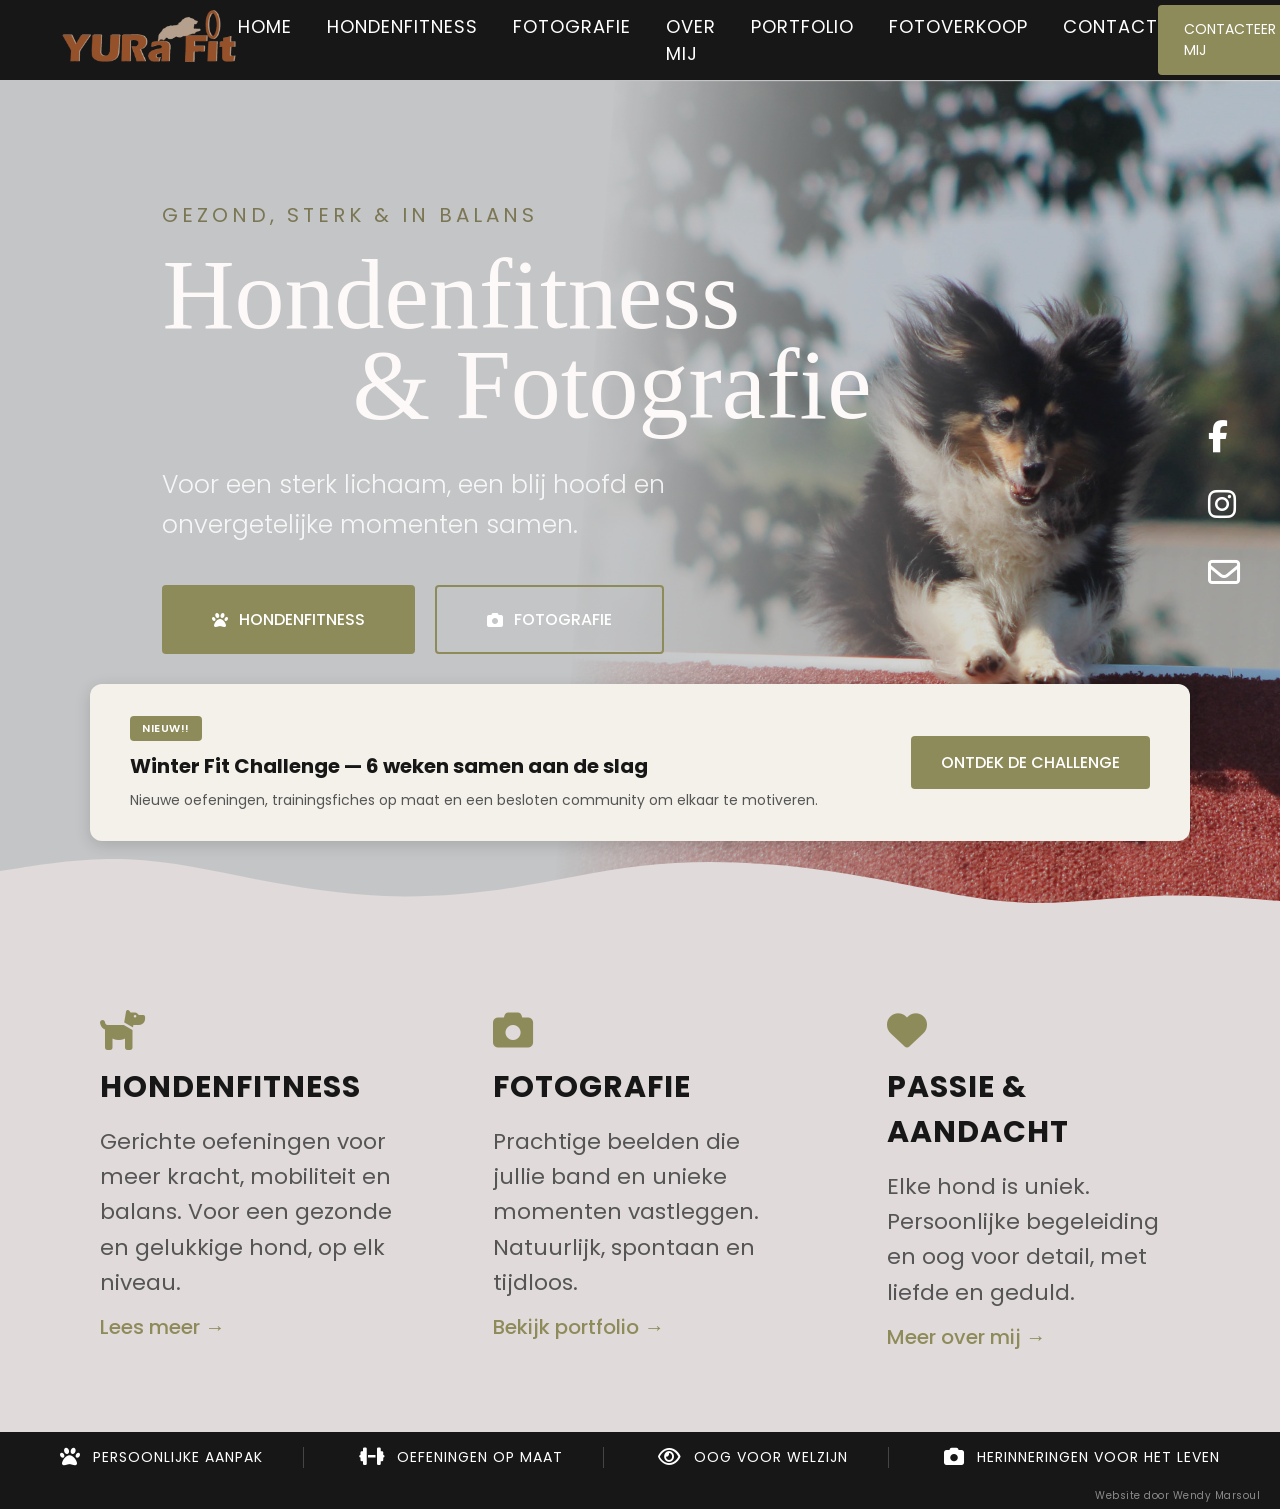
<file: index.html>
<!DOCTYPE html>
<html lang="nl-BE">
    <head>
        <link rel="canonical" href="https://www.yurafit.be/">
        <meta charset="UTF-8">
        <meta name="viewport" content="width=device-width, initial-scale=1.0">
        <title>YURa Fit</title>
        <meta name="description" content="YURa Fit biedt hondenfitness en hondenfotografie in Jeuk. Gerichte oefeningen voor een sterke, gezonde hond en unieke fotoshoots die jullie band vastleggen.">
        <meta property="og:title" content="YURa Fit - Hondenfitness & Fotografie">
        <meta property="og:description" content="Gerichte oefeningen voor een sterke, gezonde hond en unieke fotoshoots die jullie band vastleggen.">
        <meta property="og:image" content="https://www.yurafit.be/images/logo.png">
        <meta property="og:url" content="https://www.yurafit.be/">
        <meta property="og:type" content="website">
        <meta name="google-site-verification" content="JeFOUEMI4DxYwuW99Ffau11u6Cs1Gw92V0Bd8G1tP6U" />
        <script type="application/ld+json">
            {
            "@context": "https://schema.org",
            "@type": "LocalBusiness",
            "name": "YURa Fit",
            "image": "https://www.yurafit.be/images/logo.png",
            "url": "https://www.yurafit.be/",
            "telephone": "+32497334769",
            "email": "info@yurafit.be",
            "address": {
                "@type": "PostalAddress",
                "streetAddress": "Groenhof 39",
                "postalCode": "3890",
                "addressLocality": "Jeuk",
                "addressCountry": "BE"
            },
            "openingHoursSpecification": [
                {
                "@type": "OpeningHoursSpecification",
                "dayOfWeek": "Wednesday",
                "opens": "09:00",
                "closes": "19:00"
                },
                {
                "@type": "OpeningHoursSpecification",
                "dayOfWeek": "Friday",
                "opens": "14:00",
                "closes": "19:00"
                },
                {
                "@type": "OpeningHoursSpecification",
                "dayOfWeek": "Saturday",
                "opens": "09:00",
                "closes": "12:00"
                }
            ],
            "description": "YURa Fit biedt hondenfitness en hondenfotografie in Jeuk. Gerichte oefeningen voor een sterke, gezonde hond en unieke fotoshoots die jullie band vastleggen."
            }
        </script>
        
        <!-- Google tag (gtag.js) -->
        <script async src="https://www.googletagmanager.com/gtag/js?id=G-HB450TM296"></script>
        <script>
        window.dataLayer = window.dataLayer || [];
        function gtag(){dataLayer.push(arguments);}
        gtag('js', new Date());

        gtag('config', 'G-HB450TM296');
        </script>

        <link rel="icon" href="favicon.ico">
        <link rel="stylesheet" href="css/style.css">

        <!-- Google Font -->
        <link href="https://fonts.googleapis.com/css2?family=Poppins:wght@300;400;500;600;700&display=swap" rel="stylesheet"> <!--Die regel zorgt ervoor dat je website automatisch het lettertype Poppins van Google gebruikt.-->
        <!--Font Awesome toevoegen-->
        <link rel="stylesheet" href="https://cdnjs.cloudflare.com/ajax/libs/font-awesome/6.7.2/css/all.min.css"> 
    </head>
    <body>
        <header>
            <nav class="navbar"> <!--nav is een html-element het is een semantische HTML-tag-->

                <div class="logo">
                    <img src="images/logo.png" alt="Yurafit Logo">
                </div>

                <ul class="menu">
                    <li><a href="index.html">Home</a></li>
                    <li><a href="hondenfitness.html">Hondenfitness</a></li>
                    <li><a href="fotografie.html">Fotografie</a></li>
                    <li><a href="overmij.html">Over mij</a></li>
                    <li><a href="portfolio.html">Portfolio</a></li>
                    <li><a href="wedstrijdfotos.html">Fotoverkoop</a></li>
                    <li><a href="contact.html">Contact</a></li>
                </ul>

                <a href="contact.html" class="contact-btn">
                    Contacteer mij
                </a>

                <button class="hamburger" id="hamburger" aria-label="Menu openen">
                    <i class="fa-solid fa-bars"></i>
                </button>
            </nav>
        </header>
        <!-- ======================================
            HERO
        ====================================== -->
        <section class="hero">
            <div class="hero-content"> <!--Een container maken voor de tekst-->
                <p class="hero-subtitle">
                    GEZOND, STERK &amp; IN BALANS <!--&amp; is de HTML-code voor het ampersand-teken (&).-->
                </p>

                <h1 class="hero-title"> <!--Grote titel toevoegen-->
                    Hondenfitness <br> <!--br betekent begin op een nieuwe regel-->
                    <span class="hero-line2">&amp; Fotografie</span> <!--span = apart element om de 2 de regel te kunnen verschuiven naar rechts.-->
                </h1>

                <p class="hero-text">
                    Voor een sterk lichaam, een blij hoofd en
                    onvergetelijke momenten samen.
                </p>

                <div class="hero-buttons">
                    <a href="hondenfitness.html" class="btn btn-primary">
                        <i class="fa-solid fa-paw"></i> Hondenfitness
                    </a>
                    <a href="fotografie.html" class="btn btn-secondary">
                        <i class="fa-solid fa-camera"></i> Fotografie
                    </a>
                </div>
            </div>

            <div class="social-icons"> <!--Container voor de social media icoontjes-->
                <a href="https://www.facebook.com/profile.php?id=61557629198032" target="_blank">
                    <i class="fa-brands fa-facebook-f"></i> 
                </a>
                <a href="https://www.instagram.com/wendymarsoul" target="_blank">
                    <i class="fa-brands fa-instagram"></i>
                </a>
                <a href="contact.html">
                    <i class="fa-regular fa-envelope"></i>
                </a>
            </div>

            <div class="challenge-banner">
                <div class="challenge-banner-text">
                    <span class="challenge-banner-badge">Nieuw!!</span>
                    <h3>Winter Fit Challenge — 6 weken samen aan de slag</h3>
                    <p>Nieuwe oefeningen, trainingsfiches op maat en een besloten community om elkaar te motiveren.</p>
                </div>
                <a href="winterfitchallenge.html" class="btn btn-primary">Ontdek de challenge</a>
            </div>

            <div class="wave">
                <svg xmlns="http://www.w3.org/2000/svg"
                    viewBox="0 0 1440 320"
                    preserveAspectRatio="none">
                    <path fill="rgb(224,218,218)"
                        d="M0,128L24,117.3C48,107,96,85,144,90.7C192,96,240,128,288,154.7C336,181,384,203,432,208C480,213,528,203,576,181.3C624,160,672,128,720,112C768,96,816,96,864,106.7C912,117,960,139,1008,165.3C1056,192,1104,224,1152,229.3C1200,235,1248,213,1296,208C1344,203,1392,213,1416,218.7L1440,224L1440,320L0,320Z">
                    </path>
                </svg>
            </div>
        </section>

        <!-- ======================================
            OVER ONS
        ====================================== -->
        <section class="about">
            <div class="about-container">
                <div class="about-item">
                    <i class="fa-solid fa-dog"></i>
                    <h3>Hondenfitness</h3>
                    <p>Gerichte oefeningen voor meer kracht, mobiliteit en balans. Voor een gezonde en gelukkige hond, op elk niveau.</p>
                    <a href="hondenfitness.html">Lees meer &rarr;</a>
                </div>

                <div class="about-item">
                    <i class="fa-solid fa-camera"></i>
                    <h3>Fotografie</h3>
                    <p>Prachtige beelden die jullie band en unieke momenten vastleggen. Natuurlijk, spontaan en tijdloos.</p>
                    <a href="fotografie.html">Bekijk portfolio &rarr;</a>
                </div>

                <div class="about-item">
                    <i class="fa-solid fa-heart"></i>
                    <h3>Passie &amp; aandacht</h3>
                    <p>Elke hond is uniek. Persoonlijke begeleiding en oog voor detail, met liefde en geduld.</p>
                    <a href="overmij.html">Meer over mij &rarr;</a>
                </div>
            </div>
        </section>

        <!-- ======================================
            VOETTEKST
        ====================================== -->
        <section class="info-bar">
            <div class="info-bar-container">

                <div class="info-item">
                    <i class="fa-solid fa-paw"></i>
                    <span>Persoonlijke aanpak</span>
                </div>

                <div class="info-item">
                    <i class="fa-solid fa-dumbbell"></i>
                    <span>Oefeningen op maat</span>
                </div>

                <div class="info-item">
                    <i class="fa-regular fa-eye"></i>
                    <span>Oog voor welzijn</span>
                </div>

                <div class="info-item">
                    <i class="fa-solid fa-camera"></i>
                    <span>Herinneringen voor het leven</span>
                </div>
            </div>
        </section>

        <footer class="credit-footer">
            <p>Website door Wendy Marsoul</p>
        </footer> 

        <script src="js/script.js"></script>
    </body>
</html>
</file>
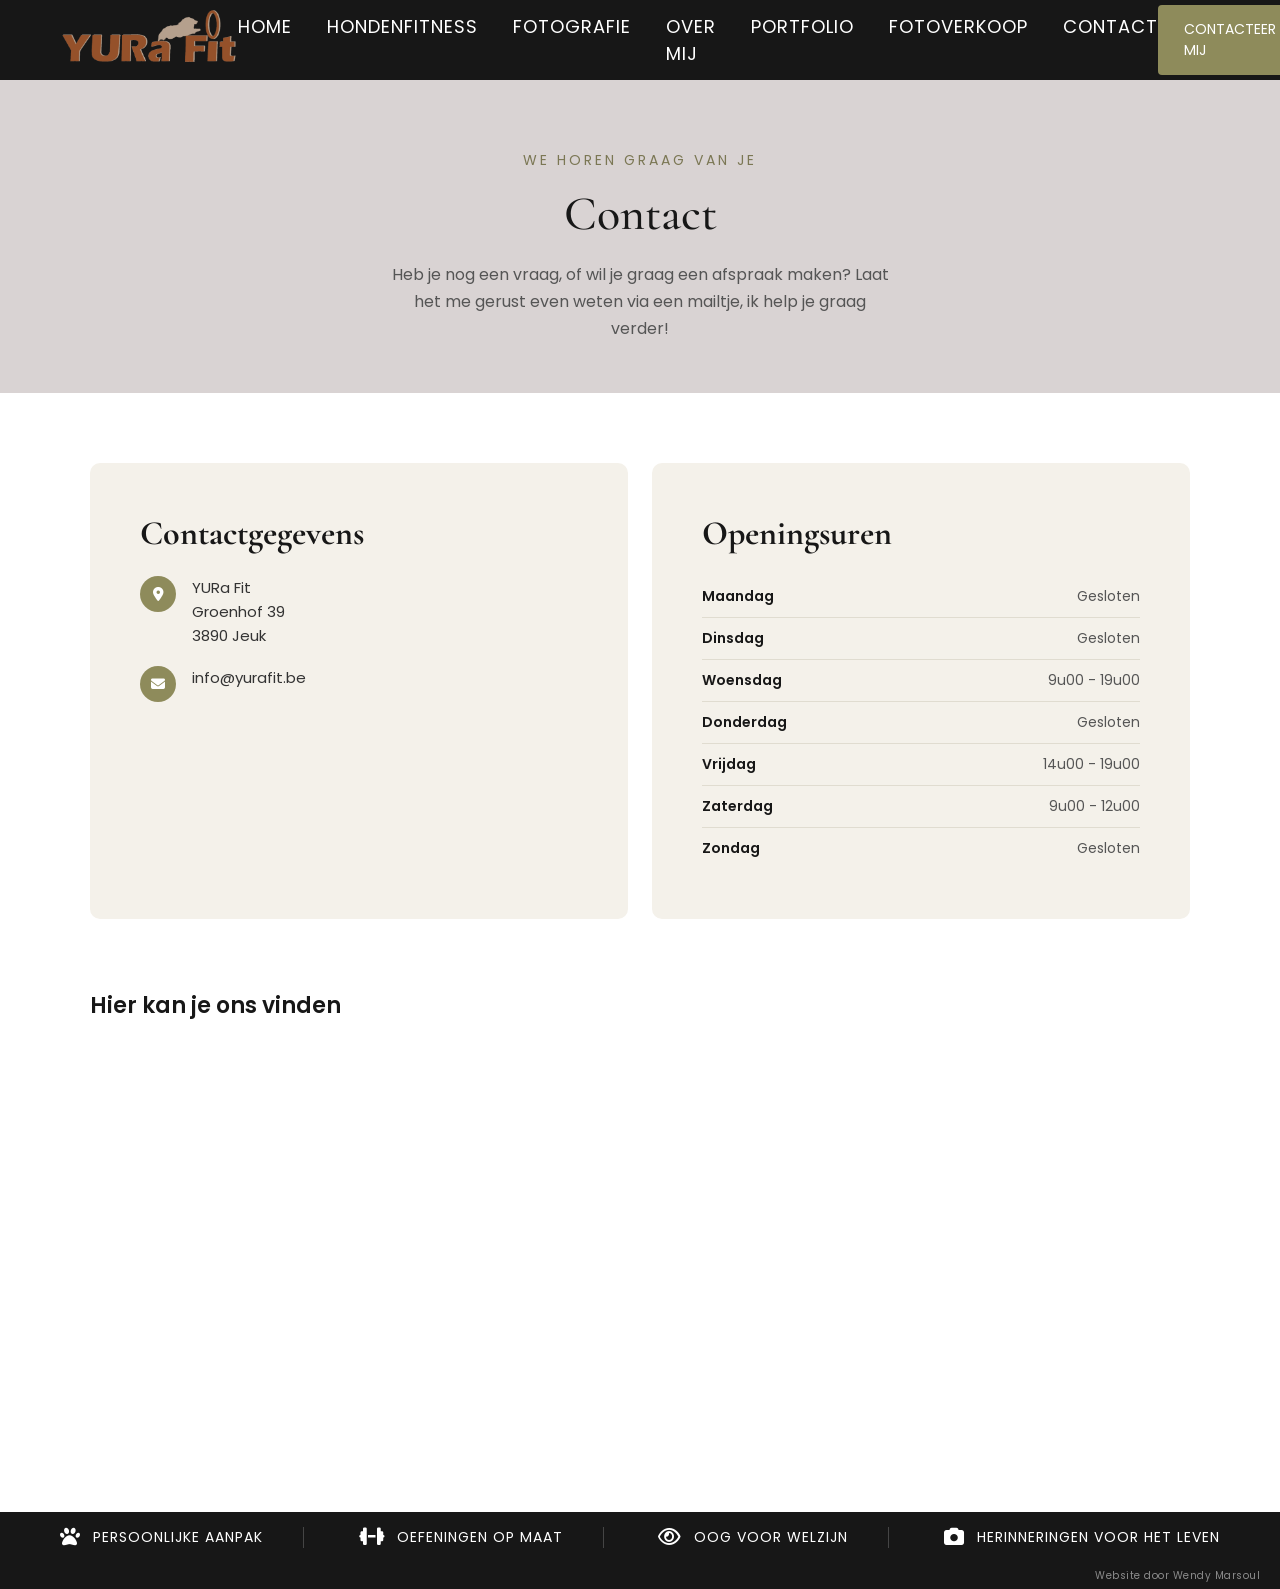
<file: contact.html>
<!DOCTYPE html>
<html lang="nl-BE">
    <head>
        <link rel="canonical" href="https://www.yurafit.be/contact.html">
        <meta charset="UTF-8">
        <meta name="viewport" content="width=device-width, initial-scale=1.0">
        <title>Contact - YURa Fit</title>
        <meta name="description" content="Neem contact op met YURa Fit voor hondenfitness of hondenfotografie. Vind hier ook ons adres, telefoonnummer en openingsuren.">
        <meta property="og:title" content="YURa Fit - Hondenfitness & Fotografie">
        <meta property="og:description" content="Gerichte oefeningen voor een sterke, gezonde hond en unieke fotoshoots die jullie band vastleggen.">
        <meta property="og:image" content="https://www.yurafit.be/images/logo.png">
        <meta property="og:url" content="https://www.yurafit.be/">
        <meta property="og:type" content="website">
        <link rel="icon" href="favicon.ico">
        <link rel="stylesheet" href="css/style.css">

        <!-- Google Font -->
        <link href="https://fonts.googleapis.com/css2?family=Poppins:wght@300;400;500;600;700&family=Cormorant+Garamond:wght@500&display=swap" rel="stylesheet">
        <!--Font Awesome toevoegen-->
        <link rel="stylesheet" href="https://cdnjs.cloudflare.com/ajax/libs/font-awesome/6.7.2/css/all.min.css"> 
    </head>
    <body>
        <header>
            <nav class="navbar">

                <div class="logo">
                    <img src="images/logo.png" alt="Yurafit Logo">
                </div>

                <ul class="menu">
                    <li><a href="index.html">Home</a></li>
                    <li><a href="hondenfitness.html">Hondenfitness</a></li>
                    <li><a href="fotografie.html">Fotografie</a></li>
                    <li><a href="overmij.html">Over mij</a></li>
                    <li><a href="portfolio.html">Portfolio</a></li>
                    <li><a href="wedstrijdfotos.html">Fotoverkoop</a></li>
                    <li><a href="contact.html">Contact</a></li>
                </ul>

                <a href="contact.html" class="contact-btn">
                    Contacteer mij
                </a>

                <button class="hamburger" id="hamburger" aria-label="Menu openen">
                    <i class="fa-solid fa-bars"></i>
                </button>
            </nav>
        </header>

        <section class="page-hero">
            <p class="page-hero-subtitle">
                We horen graag van je
            </p>
            <h1 class="page-hero-title">
                Contact
            </h1>
            <p class="page-hero-text">
                Heb je nog een vraag, of wil je graag een afspraak maken? Laat het me gerust even weten via een mailtje, ik help je graag verder!
            </p>
        </section>

        <section class="contact-section">
            <div class="info-cards">
                <div class="info-card">
                    <h3>Contactgegevens</h3>

                    <div class="info-row">
                        <span class="info-icon"><i class="fa-solid fa-location-dot"></i></span>
                        <p>YURa Fit<br>Groenhof 39<br>3890 Jeuk</p>
                    </div>

                    <div class="info-row">
                        <span class="info-icon"><i class="fa-solid fa-envelope"></i></span>
                        <p><a href="mailto:info@yurafit.be">info@yurafit.be</a></p>
                    </div>
                </div>

                <div class="info-card">
                    <h3>Openingsuren</h3>

                    <div class="hours-row">
                        <span>Maandag</span>
                        <span class="closed">Gesloten</span>
                    </div>
                    <div class="hours-row">
                        <span>Dinsdag</span>
                        <span class="closed">Gesloten</span>
                    </div>
                    <div class="hours-row">
                        <span>Woensdag</span>
                        <span>9u00 - 19u00</span>
                    </div>
                    <div class="hours-row">
                        <span>Donderdag</span>
                        <span class="closed">Gesloten</span>
                    </div>
                    <div class="hours-row">
                        <span>Vrijdag</span>
                        <span>14u00 - 19u00</span>
                    </div>
                    <div class="hours-row">
                        <span>Zaterdag</span>
                        <span>9u00 - 12u00</span>
                    </div>
                    <div class="hours-row">
                        <span>Zondag</span>
                        <span class="closed">Gesloten</span>
                    </div>
                </div>
            </div>
        </section>

        <section class="map-section">
            <h2>Hier kan je ons vinden</h2>
            <div class="map-wrapper">
                <iframe
                    src="https://www.google.com/maps?q=Groenhof+39,+3890+Jeuk&output=embed"
                    width="100%"
                    height="100%"
                    style="border:0;"
                    allowfullscreen=""
                    loading="lazy">
                </iframe>
            </div>
        </section>

         <!-- ======================================
            VOETTEKST
        ====================================== -->
        <section class="info-bar">
            <div class="info-bar-container">

                <div class="info-item">
                    <i class="fa-solid fa-paw"></i>
                    <span>Persoonlijke aanpak</span>
                </div>

                <div class="info-item">
                    <i class="fa-solid fa-dumbbell"></i>
                    <span>Oefeningen op maat</span>
                </div>

                <div class="info-item">
                    <i class="fa-regular fa-eye"></i>
                    <span>Oog voor welzijn</span>
                </div>

                <div class="info-item">
                    <i class="fa-solid fa-camera"></i>
                    <span>Herinneringen voor het leven</span>
                </div>
            </div>
        </section>

        <footer class="credit-footer">
            <p>Website door Wendy Marsoul</p>
        </footer>
        
        <script src="js/script.js"></script>
    </body>
</html>
</file>
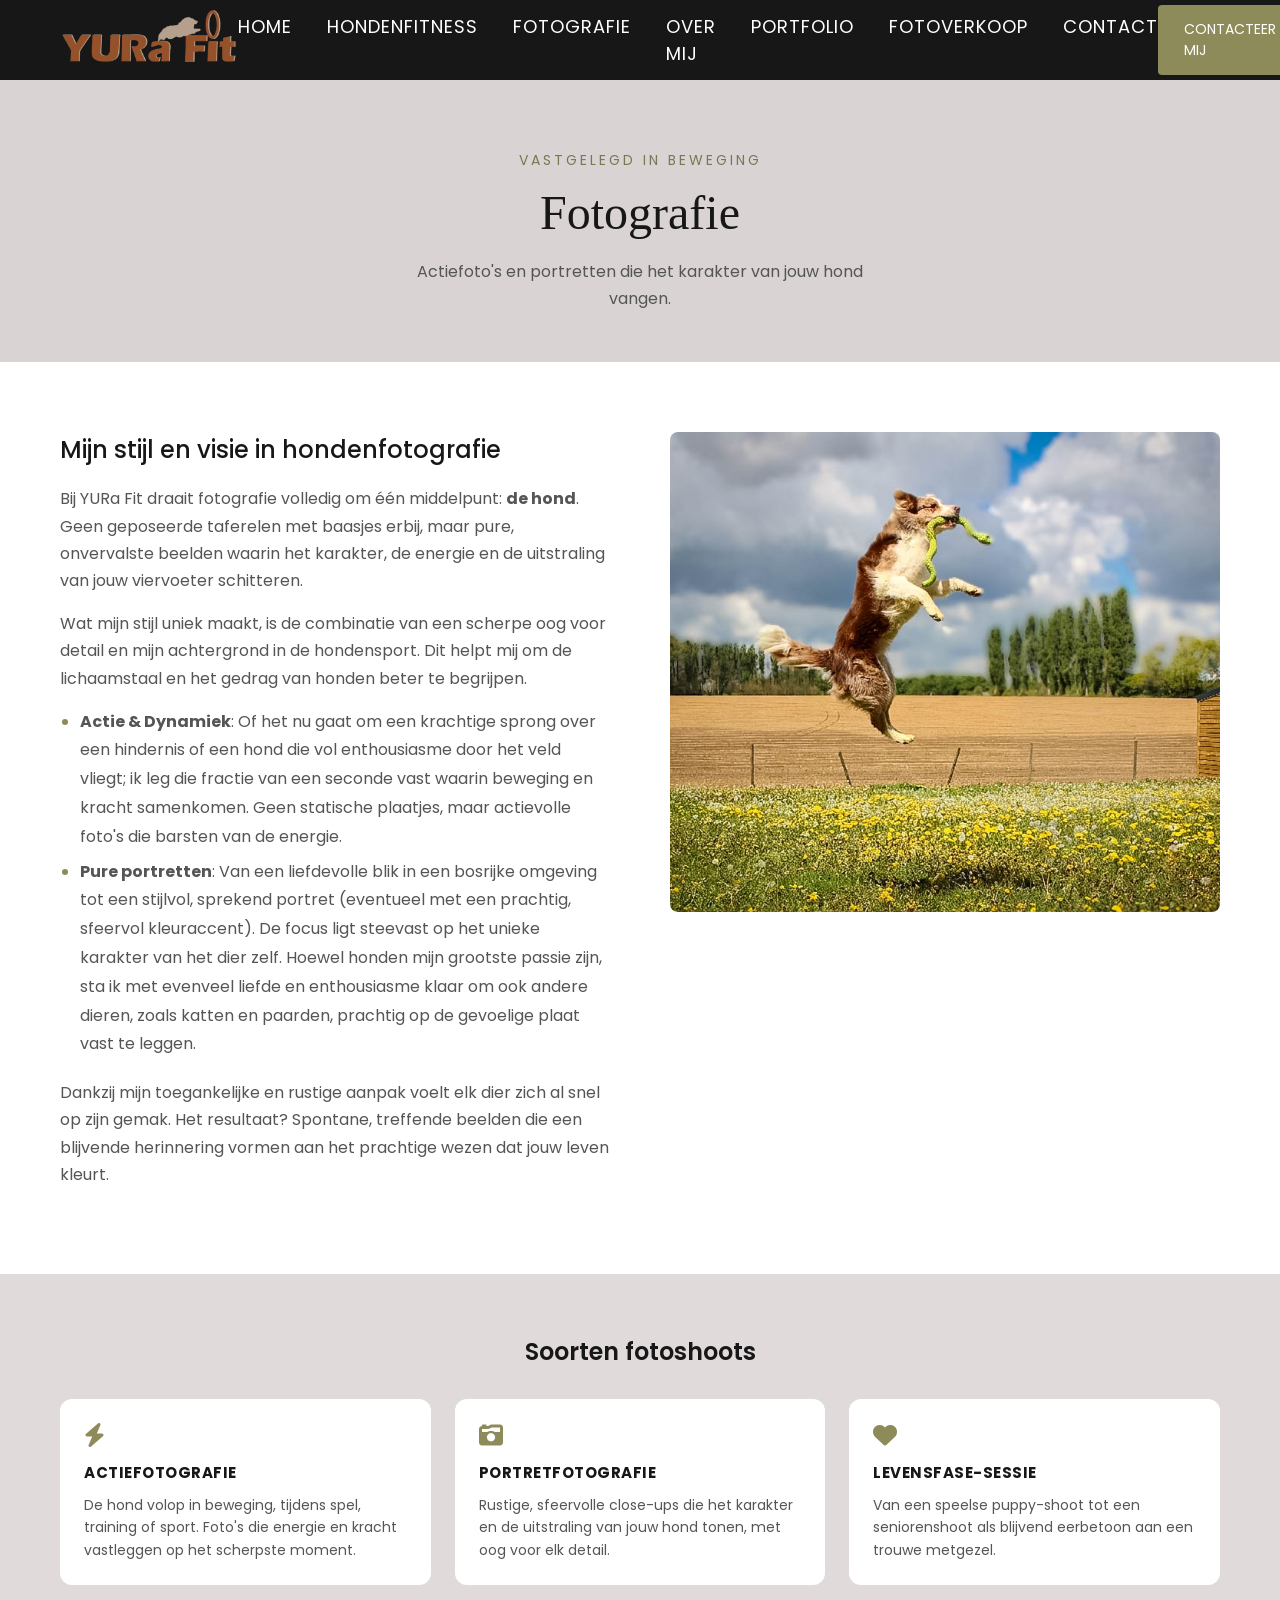
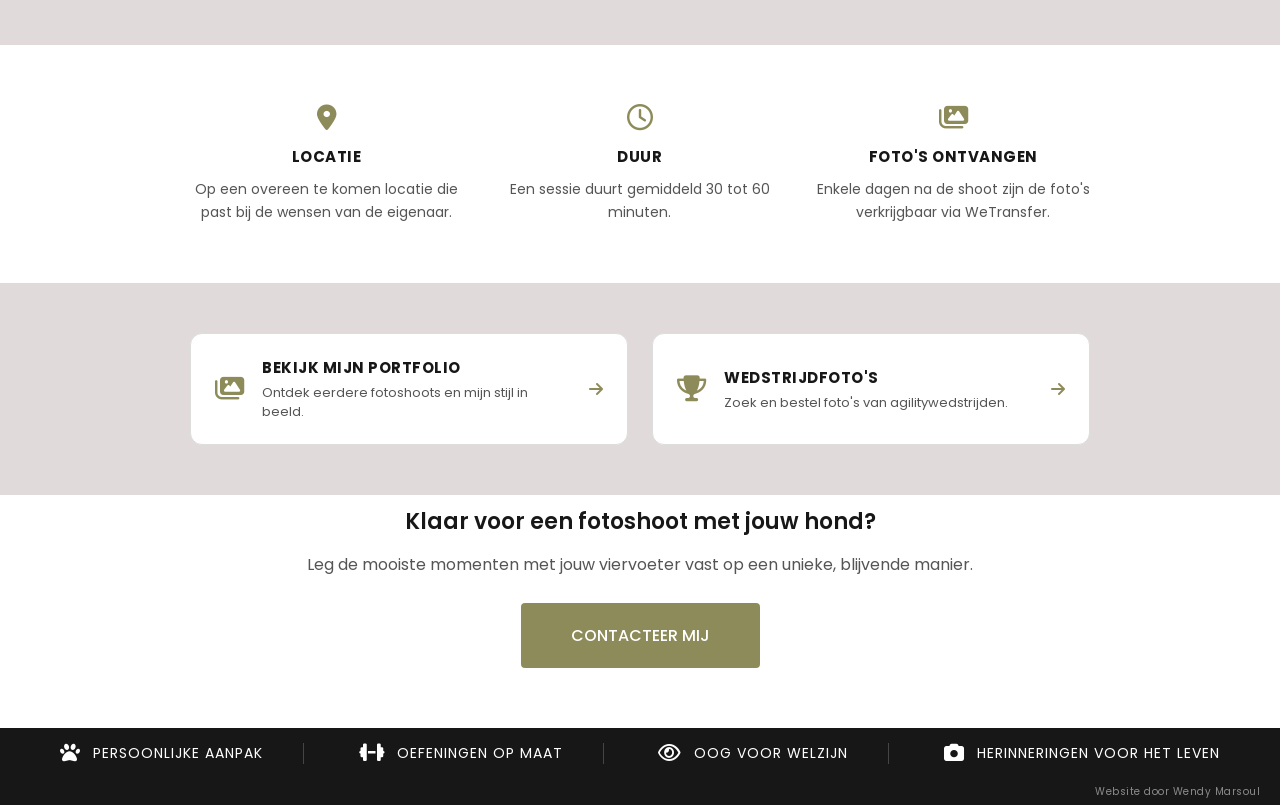
<file: fotografie.html>
<!DOCTYPE html>
<html lang="nl-BE">
    <head>
        <link rel="canonical" href="https://www.yurafit.be/fotografie.html">
        <meta charset="UTF-8">
        <meta name="viewport" content="width=device-width, initial-scale=1.0">
        <title>Fotografie - YURa Fit</title>
        <meta name="description" content="Hondenfotografie in actie en portret. Pure, sprekende beelden die het karakter van jouw hond vangen, door YURa Fit.">
        <meta property="og:title" content="YURa Fit - Hondenfitness & Fotografie">
        <meta property="og:description" content="Gerichte oefeningen voor een sterke, gezonde hond en unieke fotoshoots die jullie band vastleggen.">
        <meta property="og:image" content="https://www.yurafit.be/images/logo.png">
        <meta property="og:url" content="https://www.yurafit.be/">
        <meta property="og:type" content="website">
        <link rel="icon" href="favicon.ico">
        <link rel="stylesheet" href="css/style.css">

        <!-- Google tag (gtag.js) -->
        <script async src="https://www.googletagmanager.com/gtag/js?id=G-HB450TM296"></script>
        <script>
        window.dataLayer = window.dataLayer || [];
        function gtag(){dataLayer.push(arguments);}
        gtag('js', new Date());

        gtag('config', 'G-HB450TM296');
        </script>

        <!-- Google Font -->
        <link href="https://fonts.googleapis.com/css2?family=Poppins:wght@300;400;500;600;700&display=swap" rel="stylesheet">
        <!--Font Awesome toevoegen-->
        <link rel="stylesheet" href="https://cdnjs.cloudflare.com/ajax/libs/font-awesome/6.7.2/css/all.min.css"> 
    </head>

    <body>
        <header>
            <nav class="navbar">
                <div class="logo">
                    <img src="images/logo.png" alt="Yurafit Logo">
                </div>

                <ul class="menu">
                    <li><a href="index.html">Home</a></li>
                    <li><a href="hondenfitness.html">Hondenfitness</a></li>
                    <li><a href="fotografie.html">Fotografie</a></li>
                    <li><a href="overmij.html">Over mij</a></li>
                    <li><a href="portfolio.html">Portfolio</a></li>
                    <li><a href="wedstrijdfotos.html">Fotoverkoop</a></li>
                    <li><a href="contact.html">Contact</a></li>
                </ul>

                <a href="contact.html" class="contact-btn">
                    Contacteer mij
                </a>

                <button class="hamburger" id="hamburger" aria-label="Menu openen">
                    <i class="fa-solid fa-bars"></i>
                </button>
            </nav>
        </header>
    
        <section class="page-hero">
            <p class="page-hero-subtitle">
                Vastgelegd in beweging
            </p>
            <h1 class="page-hero-title">
                Fotografie
            </h1>
            <p class="page-hero-text">
                Actiefoto's en portretten die het karakter van jouw hond vangen.
            </p>
        </section>

        <section class="why-section">
            <div class="why-container">
                <div class="why-text">
                    <h2>Mijn stijl en visie in hondenfotografie</h2>
                    <p>Bij YURa Fit draait fotografie volledig om één middelpunt: <b>de hond</b>. Geen geposeerde taferelen met baasjes erbij, maar pure, onvervalste beelden waarin het karakter, de energie en de uitstraling van jouw viervoeter schitteren.</p>
                    <p>Wat mijn stijl uniek maakt, is de combinatie van een scherpe oog voor detail en mijn achtergrond in de hondensport. Dit helpt mij om de lichaamstaal en het gedrag van honden beter te begrijpen.</p>
                    <ul>
                        <li><b>Actie &amp; Dynamiek</b>: Of het nu gaat om een krachtige sprong over een hindernis of een hond die vol enthousiasme door het veld vliegt; ik leg die fractie van een seconde vast waarin beweging en kracht samenkomen. Geen statische plaatjes, maar actievolle foto's die barsten van de energie.</li>
                        <li><b>Pure portretten</b>: Van een liefdevolle blik in een bosrijke omgeving tot een stijlvol, sprekend portret (eventueel met een prachtig, sfeervol kleuraccent). De focus ligt steevast op het unieke karakter van het dier zelf. Hoewel honden mijn grootste passie zijn, sta ik met evenveel liefde en enthousiasme klaar om ook andere dieren, zoals katten en paarden, prachtig op de gevoelige plaat vast te leggen.</li>
                    </ul>
                                    
                    <p>Dankzij mijn toegankelijke en rustige aanpak voelt elk dier zich al snel op zijn gemak. Het resultaat? Spontane, treffende beelden die een blijvende herinnering vormen aan het prachtige wezen dat jouw leven kleurt.</p>
                </div>

                <div class="why-image">
                    <img src="images/fotografie.jpg" alt="Border Collie in actie">
                </div>
            </div>
        </section>    

        <section class="programs-section">
            <div class="programs-container">
                <h2 class="programs-title">Soorten fotoshoots</h2>

                <div class="programs-grid photography-grid">

                    <div class="program-card">
                        <i class="fa-solid fa-bolt"></i>
                        <h3>Actiefotografie</h3>
                        <p>De hond volop in beweging, tijdens spel, training of sport. Foto's die energie en kracht vastleggen op het scherpste moment.</p>
                    </div>

                    <div class="program-card">
                        <i class="fa-solid fa-camera-retro"></i>
                        <h3>Portretfotografie</h3>
                        <p>Rustige, sfeervolle close-ups die het karakter en de uitstraling van jouw hond tonen, met oog voor elk detail.</p>
                    </div>

                    <div class="program-card">
                        <i class="fa-solid fa-heart"></i>
                        <h3>Levensfase-sessie</h3>
                        <p>Van een speelse puppy-shoot tot een seniorenshoot als blijvend eerbetoon aan een trouwe metgezel.</p>
                    </div>

                </div>
            </div>
        </section>

        <section class="info-section">
            <div class="info-container">

                <div class="info-block">
                    <i class="fa-solid fa-location-dot"></i>
                    <h3>Locatie</h3>
                    <p>Op een overeen te komen locatie die past bij de wensen van de eigenaar.</p>
                </div>

                <div class="info-block">
                    <i class="fa-regular fa-clock"></i>
                    <h3>Duur</h3>
                    <p>Een sessie duurt gemiddeld 30 tot 60 minuten.</p>
                </div>

                <div class="info-block">
                    <i class="fa-solid fa-images"></i>
                    <h3>Foto's ontvangen</h3>
                    <p>Enkele dagen na de shoot zijn de foto's verkrijgbaar via WeTransfer.</p>
                </div>

            </div>
        </section>

        <section class="links-section">
            <div class="links-grid">

                <a href="portfolio.html" class="link-card">
                    <i class="fa-solid fa-images"></i>
                    <div>
                        <h3>Bekijk mijn portfolio</h3>
                        <p>Ontdek eerdere fotoshoots en mijn stijl in beeld.</p>
                    </div>
                    <i class="fa-solid fa-arrow-right link-arrow"></i>
                </a>

                <a href="wedstrijdfotos.html" class="link-card">
                    <i class="fa-solid fa-trophy"></i>
                    <div>
                        <h3>Wedstrijdfoto's</h3>
                        <p>Zoek en bestel foto's van agilitywedstrijden.</p>
                    </div>
                    <i class="fa-solid fa-arrow-right link-arrow"></i>
                </a>

            </div>
        </section>

        <section class="cta-section">
            <h2>Klaar voor een fotoshoot met jouw hond?</h2>
            <p>Leg de mooiste momenten met jouw viervoeter vast op een unieke, blijvende manier.</p>
            <a href="contact.html" class="btn btn-primary">Contacteer mij</a>
        </section>

    </body>
</html>

         <!-- ======================================
            VOETTEKST
        ====================================== -->
        <section class="info-bar">
            <div class="info-bar-container">
                <div class="info-item">
                    <i class="fa-solid fa-paw"></i>
                    <span>Persoonlijke aanpak</span>
                </div>

                <div class="info-item">
                    <i class="fa-solid fa-dumbbell"></i>
                    <span>Oefeningen op maat</span>
                </div>

                <div class="info-item">
                    <i class="fa-regular fa-eye"></i>
                    <span>Oog voor welzijn</span>
                </div>

                <div class="info-item">
                    <i class="fa-solid fa-camera"></i>
                    <span>Herinneringen voor het leven</span>
                </div>
            </div>
        </section>

        <footer class="credit-footer">
            <p>Website door Wendy Marsoul</p>
        </footer>
        
        <script src="js/script.js"></script>
    </body>
</html>
</file>
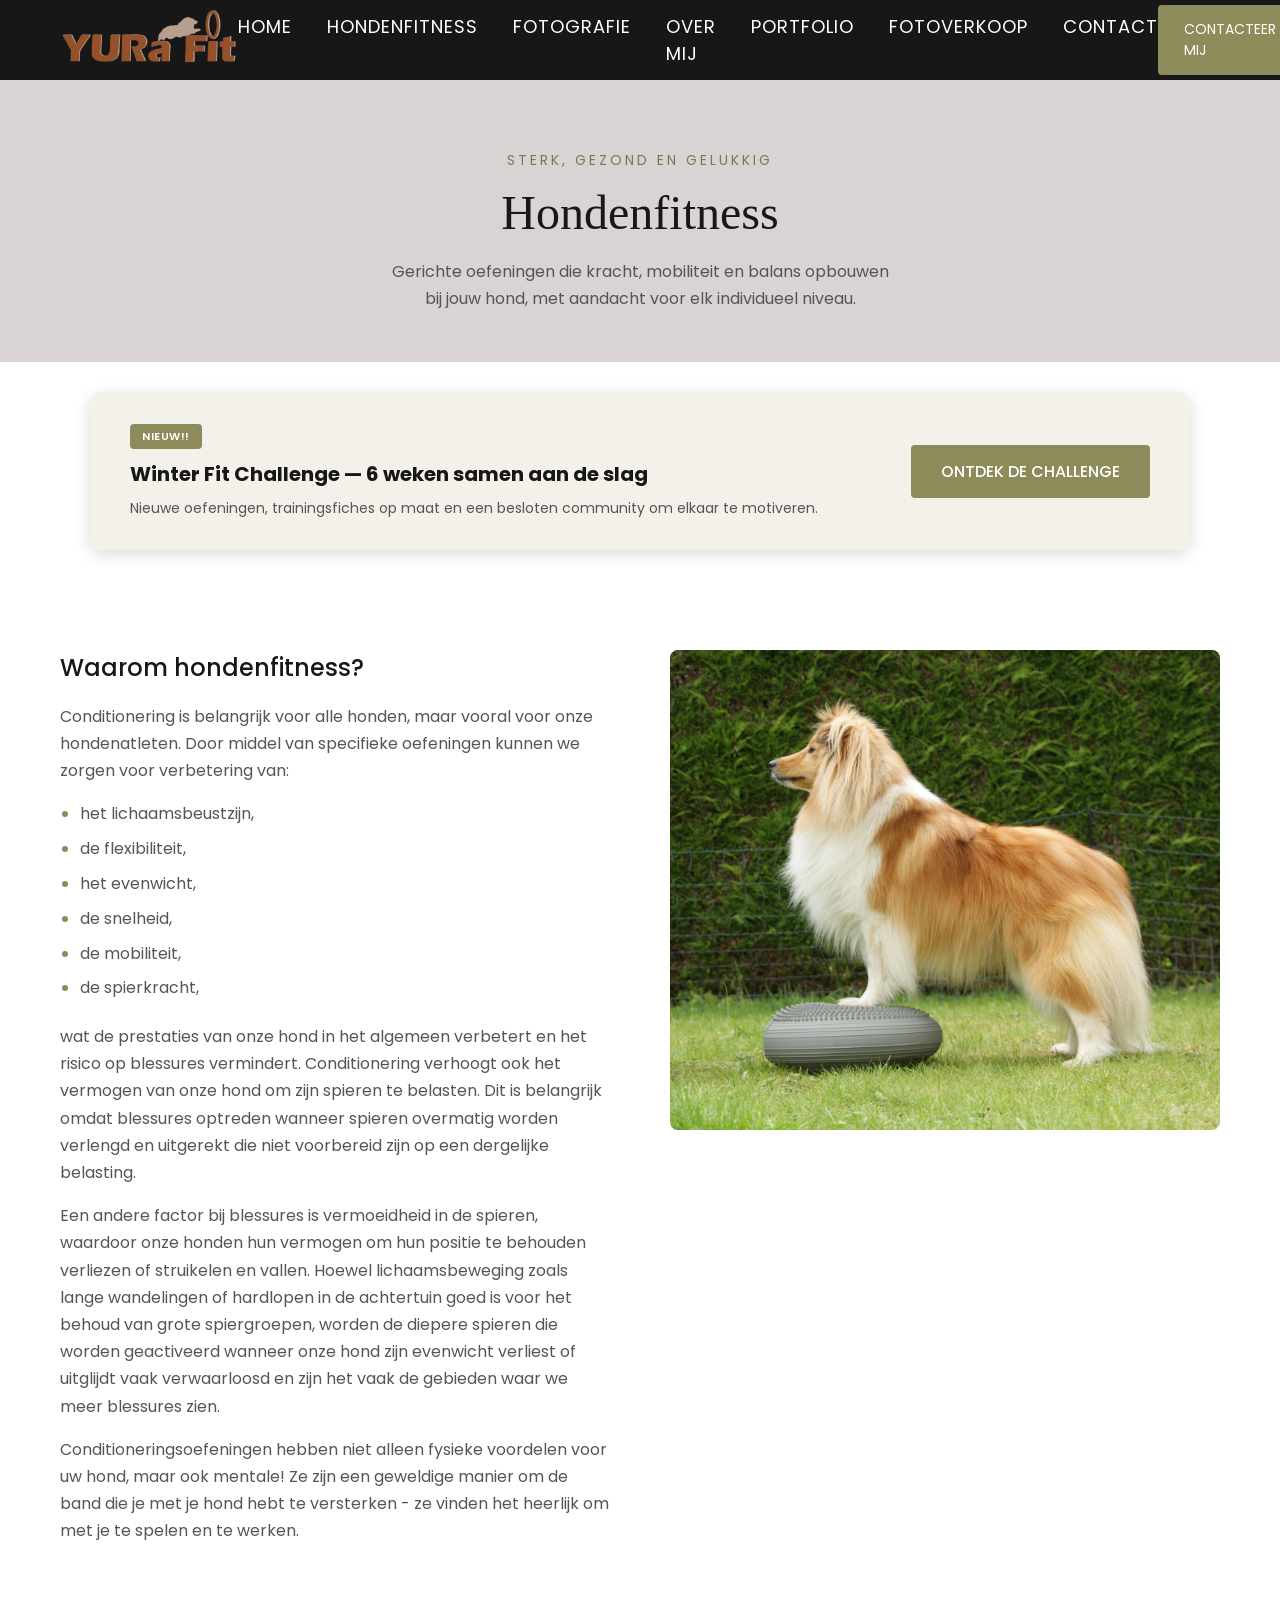
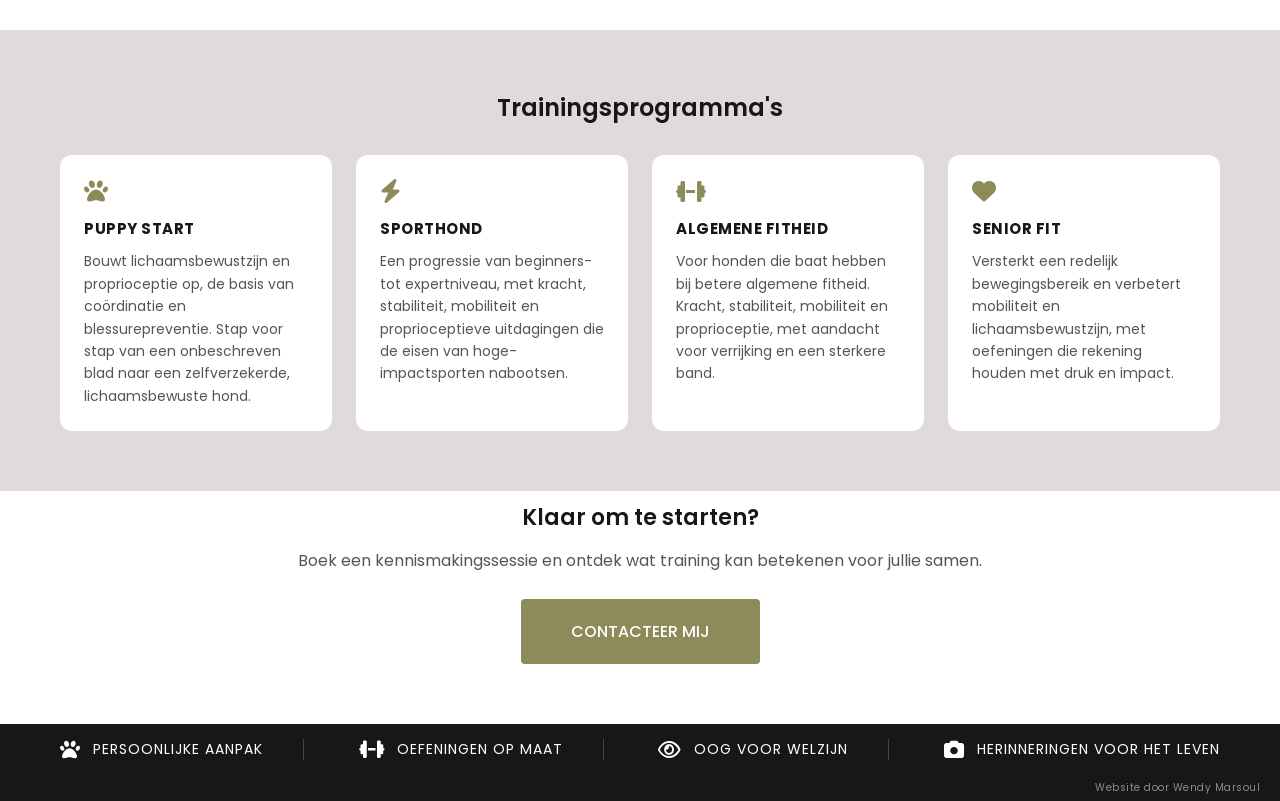
<file: hondenfitness.html>
<!DOCTYPE html>
<html lang="nl-BE">
    <head>
        <link rel="canonical" href="https://www.yurafit.be/hondenfitness.html">
        <meta charset="UTF-8">
        <meta name="viewport" content="width=device-width, initial-scale=1.0">
        <title>Hondenfitness - YURa Fit</title>
        <meta name="description" content="Gerichte hondenfitness-trainingen voor kracht, mobiliteit en balans. Programma's op maat voor puppy's, sporthonden en senioren.">
        <meta property="og:title" content="YURa Fit - Hondenfitness & Fotografie">
        <meta property="og:description" content="Gerichte oefeningen voor een sterke, gezonde hond en unieke fotoshoots die jullie band vastleggen.">
        <meta property="og:image" content="https://www.yurafit.be/images/logo.png">
        <meta property="og:url" content="https://www.yurafit.be/">
        <meta property="og:type" content="website">
        <link rel="icon" href="favicon.ico">
        <link rel="stylesheet" href="css/style.css">


        <!-- Google tag (gtag.js) -->
        <script async src="https://www.googletagmanager.com/gtag/js?id=G-HB450TM296"></script>
        <script>
        window.dataLayer = window.dataLayer || [];
        function gtag(){dataLayer.push(arguments);}
        gtag('js', new Date());

        gtag('config', 'G-HB450TM296');
        </script>
        
        <!-- Google Font -->
        <link href="https://fonts.googleapis.com/css2?family=Poppins:wght@300;400;500;600;700&display=swap" rel="stylesheet">
        <!--Font Awesome toevoegen-->
        <link rel="stylesheet" href="https://cdnjs.cloudflare.com/ajax/libs/font-awesome/6.7.2/css/all.min.css"> 
    </head>

    <body>
        <header>
            <nav class="navbar">

                <div class="logo">
                    <img src="images/logo.png" alt="Yurafit Logo">
                </div>

                <ul class="menu">
                    <li><a href="index.html">Home</a></li>
                    <li><a href="hondenfitness.html">Hondenfitness</a></li>
                    <li><a href="fotografie.html">Fotografie</a></li>
                    <li><a href="overmij.html">Over mij</a></li>
                    <li><a href="portfolio.html">Portfolio</a></li>
                    <li><a href="wedstrijdfotos.html">Fotoverkoop</a></li>
                    <li><a href="contact.html">Contact</a></li>
                </ul>

                <a href="contact.html" class="contact-btn">
                    Contacteer mij
                </a>

                <button class="hamburger" id="hamburger" aria-label="Menu openen">
                    <i class="fa-solid fa-bars"></i>
                </button>
            </nav>
        </header>

        <section class="page-hero">
            <p class="page-hero-subtitle">
                Sterk, gezond en gelukkig
            </p>
            <h1 class="page-hero-title">
                Hondenfitness
            </h1>
            <p class="page-hero-text">
                Gerichte oefeningen die kracht, mobiliteit en balans opbouwen bij jouw hond, met aandacht voor elk individueel niveau.
            </p>
        </section>

        <div class="challenge-banner">
            <div class="challenge-banner-text">
                <span class="challenge-banner-badge">Nieuw!!</span>
                <h3>Winter Fit Challenge — 6 weken samen aan de slag</h3>
                <p>Nieuwe oefeningen, trainingsfiches op maat en een besloten community om elkaar te motiveren.</p>
            </div>
            <a href="winterfitchallenge.html" class="btn btn-primary">Ontdek de challenge</a>
        </div>
        
        <section class="why-section">
            <div class="why-container">
                <div class="why-text">
                    <h2>Waarom hondenfitness?</h2>
                    <p>Conditionering is belangrijk voor alle honden, maar vooral voor onze hondenatleten. Door middel van specifieke oefeningen kunnen we zorgen voor verbetering van:</p>
                    <ul>
                        <li>het lichaamsbeustzijn,</li>
                        <li>de flexibiliteit,</li>
                        <li>het evenwicht,</li>
                        <li>de snelheid,</li>
                        <li>de mobiliteit,</li>
                        <li>de spierkracht,</li>
                    </ul>
                    <p>wat de prestaties van onze hond in het algemeen verbetert en het risico op blessures vermindert. Conditionering verhoogt ook het vermogen van onze hond om zijn spieren te belasten. Dit is belangrijk omdat blessures optreden wanneer spieren overmatig worden verlengd en uitgerekt die niet voorbereid zijn op een dergelijke belasting.</p>
                    <p>Een andere factor bij blessures is vermoeidheid in de spieren, waardoor onze honden hun vermogen om hun positie te behouden verliezen of struikelen en vallen. Hoewel lichaamsbeweging zoals lange wandelingen of hardlopen in de achtertuin goed is voor het behoud van grote spiergroepen, worden de diepere spieren die worden geactiveerd wanneer onze hond zijn evenwicht verliest of uitglijdt vaak verwaarloosd en zijn het vaak de gebieden waar we meer blessures zien.</p>
                    <p>Conditioneringsoefeningen hebben niet alleen fysieke voordelen voor uw hond, maar ook mentale! Ze zijn een geweldige manier om de band die je met je hond hebt te versterken - ze vinden het heerlijk om met je te spelen en te werken.</p>
                </div>

                <div class="why-image">
                    <img src="images/fitness.jpg" alt="Hond tijdens fitnesstraining">
                </div>
            </div>
        </section>

        <section class="programs-section">
            <div class="programs-container">
                <h2 class="programs-title">Trainingsprogramma's</h2>

                <div class="programs-grid">

                    <div class="program-card">
                        <i class="fa-solid fa-paw"></i>
                        <h3>Puppy start</h3>
                        <p>Bouwt lichaamsbewustzijn en proprioceptie op, de basis van coördinatie en blessurepreventie. Stap voor stap van een onbeschreven blad naar een zelfverzekerde, lichaamsbewuste hond.</p>
                    </div>

                    <div class="program-card">
                        <i class="fa-solid fa-bolt"></i>
                        <h3>Sporthond</h3>
                        <p>Een progressie van beginners- tot expertniveau, met kracht, stabiliteit, mobiliteit en proprioceptieve uitdagingen die de eisen van hoge-impactsporten nabootsen.</p>
                    </div>

                    <div class="program-card">
                        <i class="fa-solid fa-dumbbell"></i>
                        <h3>Algemene fitheid</h3>
                        <p>Voor honden die baat hebben bij betere algemene fitheid. Kracht, stabiliteit, mobiliteit en proprioceptie, met aandacht voor verrijking en een sterkere band.</p>
                    </div>

                    <div class="program-card">
                        <i class="fa-solid fa-heart"></i>
                        <h3>Senior fit</h3>
                        <p>Versterkt een redelijk bewegingsbereik en verbetert mobiliteit en lichaamsbewustzijn, met oefeningen die rekening houden met druk en impact.</p>
                    </div>

                </div>
            </div>
        </section>

        <section class="cta-section">
            <h2>Klaar om te starten?</h2>
            <p>Boek een kennismakingssessie en ontdek wat training kan betekenen voor jullie samen.</p>
            <a href="contact.html" class="btn btn-primary">Contacteer mij</a>
        </section>

         <!-- ======================================
            VOETTEKST
        ====================================== -->
        <section class="info-bar">
            <div class="info-bar-container">

                <div class="info-item">
                    <i class="fa-solid fa-paw"></i>
                    <span>Persoonlijke aanpak</span>
                </div>

                <div class="info-item">
                    <i class="fa-solid fa-dumbbell"></i>
                    <span>Oefeningen op maat</span>
                </div>

                <div class="info-item">
                    <i class="fa-regular fa-eye"></i>
                    <span>Oog voor welzijn</span>
                </div>

                <div class="info-item">
                    <i class="fa-solid fa-camera"></i>
                    <span>Herinneringen voor het leven</span>
                </div>
            </div>
        </section>

        <footer class="credit-footer">
            <p>Website door Wendy Marsoul</p>
        </footer>
        
        <script src="js/script.js"></script>

    </body>
</html>
</file>
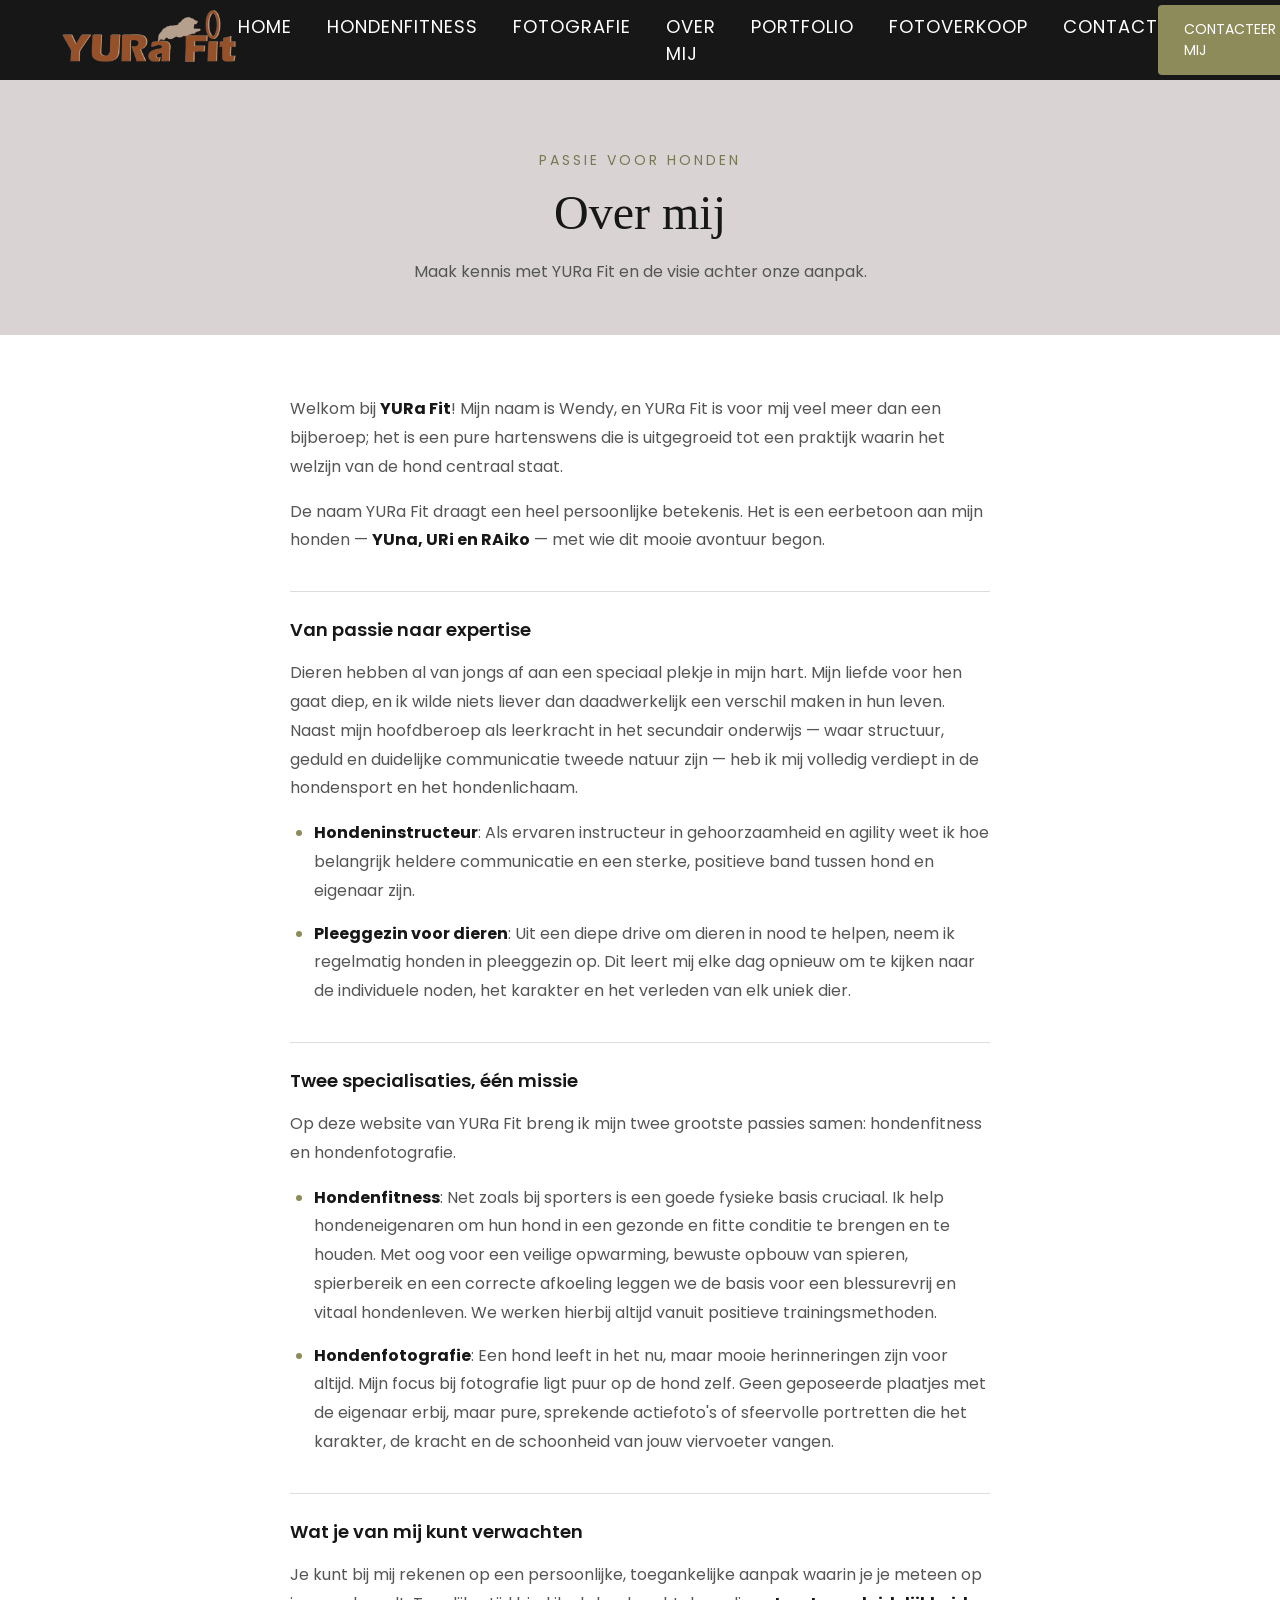
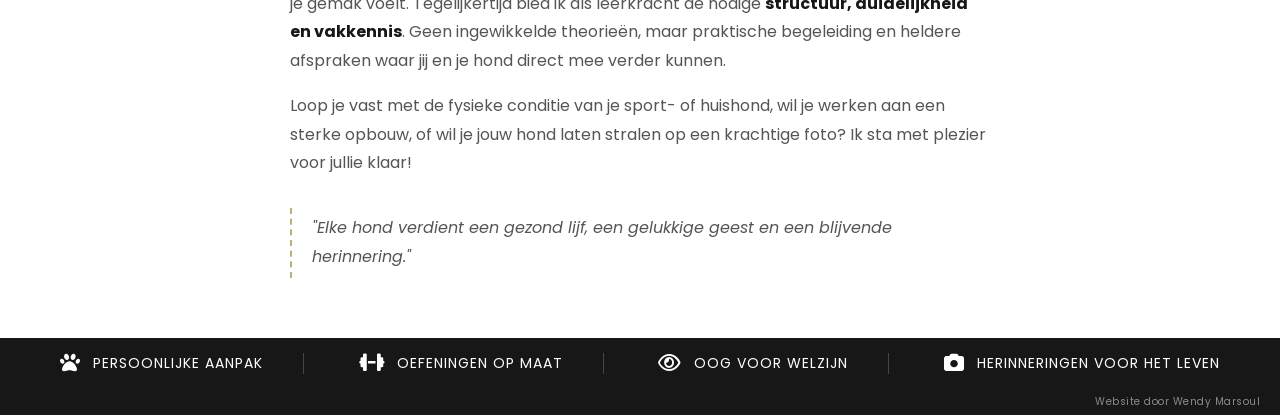
<file: overmij.html>
<!DOCTYPE html>
<html lang="nl-BE">
    <head>
        <meta charset="UTF-8">
        <meta name="viewport" content="width=device-width, initial-scale=1.0">
        <title>Over mij - YURa Fit</title>
        <meta name="description" content="Maak kennis met Wendy van YURa Fit: hondeninstructeur, leerkracht en gepassioneerd fotograaf met een hart voor dierenwelzijn.">
        <meta property="og:title" content="YURa Fit - Hondenfitness & Fotografie">
        <meta property="og:description" content="Gerichte oefeningen voor een sterke, gezonde hond en unieke fotoshoots die jullie band vastleggen.">
        <meta property="og:image" content="https://www.yurafit.be/images/logo.png">
        <meta property="og:url" content="https://www.yurafit.be/">
        <meta property="og:type" content="website">
        <link rel="icon" href="favicon.ico">
        <link rel="stylesheet" href="css/style.css">

        <!-- Google tag (gtag.js) -->
        <script async src="https://www.googletagmanager.com/gtag/js?id=G-HB450TM296"></script>
        <script>
        window.dataLayer = window.dataLayer || [];
        function gtag(){dataLayer.push(arguments);}
        gtag('js', new Date());

        gtag('config', 'G-HB450TM296');
        </script>

        <!-- Google Font -->
        <link href="https://fonts.googleapis.com/css2?family=Poppins:wght@300;400;500;600;700&display=swap" rel="stylesheet">
        <!--Font Awesome toevoegen-->
        <link rel="stylesheet" href="https://cdnjs.cloudflare.com/ajax/libs/font-awesome/6.7.2/css/all.min.css"> 
    </head>

    <body>
        <header>
            <nav class="navbar">

                <div class="logo">
                    <img src="images/logo.png" alt="Yurafit Logo">
                </div>

                <ul class="menu">
                    <li><a href="index.html">Home</a></li>
                    <li><a href="hondenfitness.html">Hondenfitness</a></li>
                    <li><a href="fotografie.html">Fotografie</a></li>
                    <li><a href="overmij.html">Over mij</a></li>
                    <li><a href="portfolio.html">Portfolio</a></li>
                    <li><a href="wedstrijdfotos.html">Fotoverkoop</a></li>
                    <li><a href="contact.html">Contact</a></li>
                </ul>

                <a href="contact.html" class="contact-btn">
                    Contacteer mij
                </a>

                <button class="hamburger" id="hamburger" aria-label="Menu openen">
                    <i class="fa-solid fa-bars"></i>
                </button>
            </nav>
        </header>

        <section class="page-hero">
            <p class="page-hero-subtitle">
                Passie voor honden
            </p>
            <h1 class="page-hero-title">
                Over mij
            </h1>
            <p class="page-hero-text">
                Maak kennis met YURa Fit en de visie achter onze aanpak.
            </p>
        </section>

        <section class="text-section">
            <div class="text-section-container">
                <p>Welkom bij <b>YURa Fit</b>! Mijn naam is Wendy, en YURa Fit is voor mij veel meer dan een bijberoep; het is een pure hartenswens die is uitgegroeid tot een praktijk waarin het welzijn van de hond centraal staat.</p>
                <p>De naam YURa Fit draagt een heel persoonlijke betekenis. Het is een eerbetoon aan mijn honden — <b>YUna, URi en RAiko</b> — met wie dit mooie avontuur begon.</p>
                <h3>Van passie naar expertise</h3>
                <p>Dieren hebben al van jongs af aan een speciaal plekje in mijn hart. Mijn liefde voor hen gaat diep, en ik wilde niets liever dan daadwerkelijk een verschil maken in hun leven. Naast mijn hoofdberoep als leerkracht in het secundair onderwijs — waar structuur, geduld en duidelijke communicatie tweede natuur zijn — heb ik mij volledig verdiept in de hondensport en het hondenlichaam.</p>
                <ul>
                    <li><b>Hondeninstructeur</b>: Als ervaren instructeur in gehoorzaamheid en agility weet ik hoe belangrijk heldere communicatie en een sterke, positieve band tussen hond en eigenaar zijn.</li>
                    <li><b>Pleeggezin voor dieren</b>: Uit een diepe drive om dieren in nood te helpen, neem ik regelmatig honden in pleeggezin op. Dit leert mij elke dag opnieuw om te kijken naar de individuele noden, het karakter en het verleden van elk uniek dier.</li>
                </ul>
                <h3>Twee specialisaties, één missie</h3>
                <p>Op deze website van YURa Fit breng ik mijn twee grootste passies samen: hondenfitness en hondenfotografie.</p>
                <ul>
                    <li><b>Hondenfitness</b>: Net zoals bij sporters is een goede fysieke basis cruciaal. Ik help hondeneigenaren om hun hond in een gezonde en fitte conditie te brengen en te houden. Met oog voor een veilige opwarming, bewuste opbouw van spieren, spierbereik en een correcte afkoeling leggen we de basis voor een blessurevrij en vitaal hondenleven. We werken hierbij altijd vanuit positieve trainingsmethoden.</li>
                    <li><b>Hondenfotografie</b>: Een hond leeft in het nu, maar mooie herinneringen zijn voor altijd. Mijn focus bij fotografie ligt puur op de hond zelf. Geen geposeerde plaatjes met de eigenaar erbij, maar pure, sprekende actiefoto's of sfeervolle portretten die het karakter, de kracht en de schoonheid van jouw viervoeter vangen.</li>
                </ul>
                <h3>Wat je van mij kunt verwachten</h3>
                <p>Je kunt bij mij rekenen op een persoonlijke, toegankelijke aanpak waarin je je meteen op je gemak voelt. Tegelijkertijd bied ik als leerkracht de nodige <b>structuur, duidelijkheid en vakkennis</b>. Geen ingewikkelde theorieën, maar praktische begeleiding en heldere afspraken waar jij en je hond direct mee verder kunnen.</p>
                <p>Loop je vast met de fysieke conditie van je sport- of huishond, wil je werken aan een sterke opbouw, of wil je jouw hond laten stralen op een krachtige foto? Ik sta met plezier voor jullie klaar!</p>
                <blockquote class="quote">Elke hond verdient een gezond lijf, een gelukkige geest en een blijvende herinnering.</blockquote>
            </div>
        </section>

         <!-- ======================================
            VOETTEKST
        ====================================== -->
        <section class="info-bar">
            <div class="info-bar-container">

                <div class="info-item">
                    <i class="fa-solid fa-paw"></i>
                    <span>Persoonlijke aanpak</span>
                </div>

                <div class="info-item">
                    <i class="fa-solid fa-dumbbell"></i>
                    <span>Oefeningen op maat</span>
                </div>

                <div class="info-item">
                    <i class="fa-regular fa-eye"></i>
                    <span>Oog voor welzijn</span>
                </div>

                <div class="info-item">
                    <i class="fa-solid fa-camera"></i>
                    <span>Herinneringen voor het leven</span>
                </div>
            </div>
        </section>

        <footer class="credit-footer">
            <p>Website door Wendy Marsoul</p>
        </footer>
        
        <script src="js/script.js"></script>
    </body>
</html>
</file>
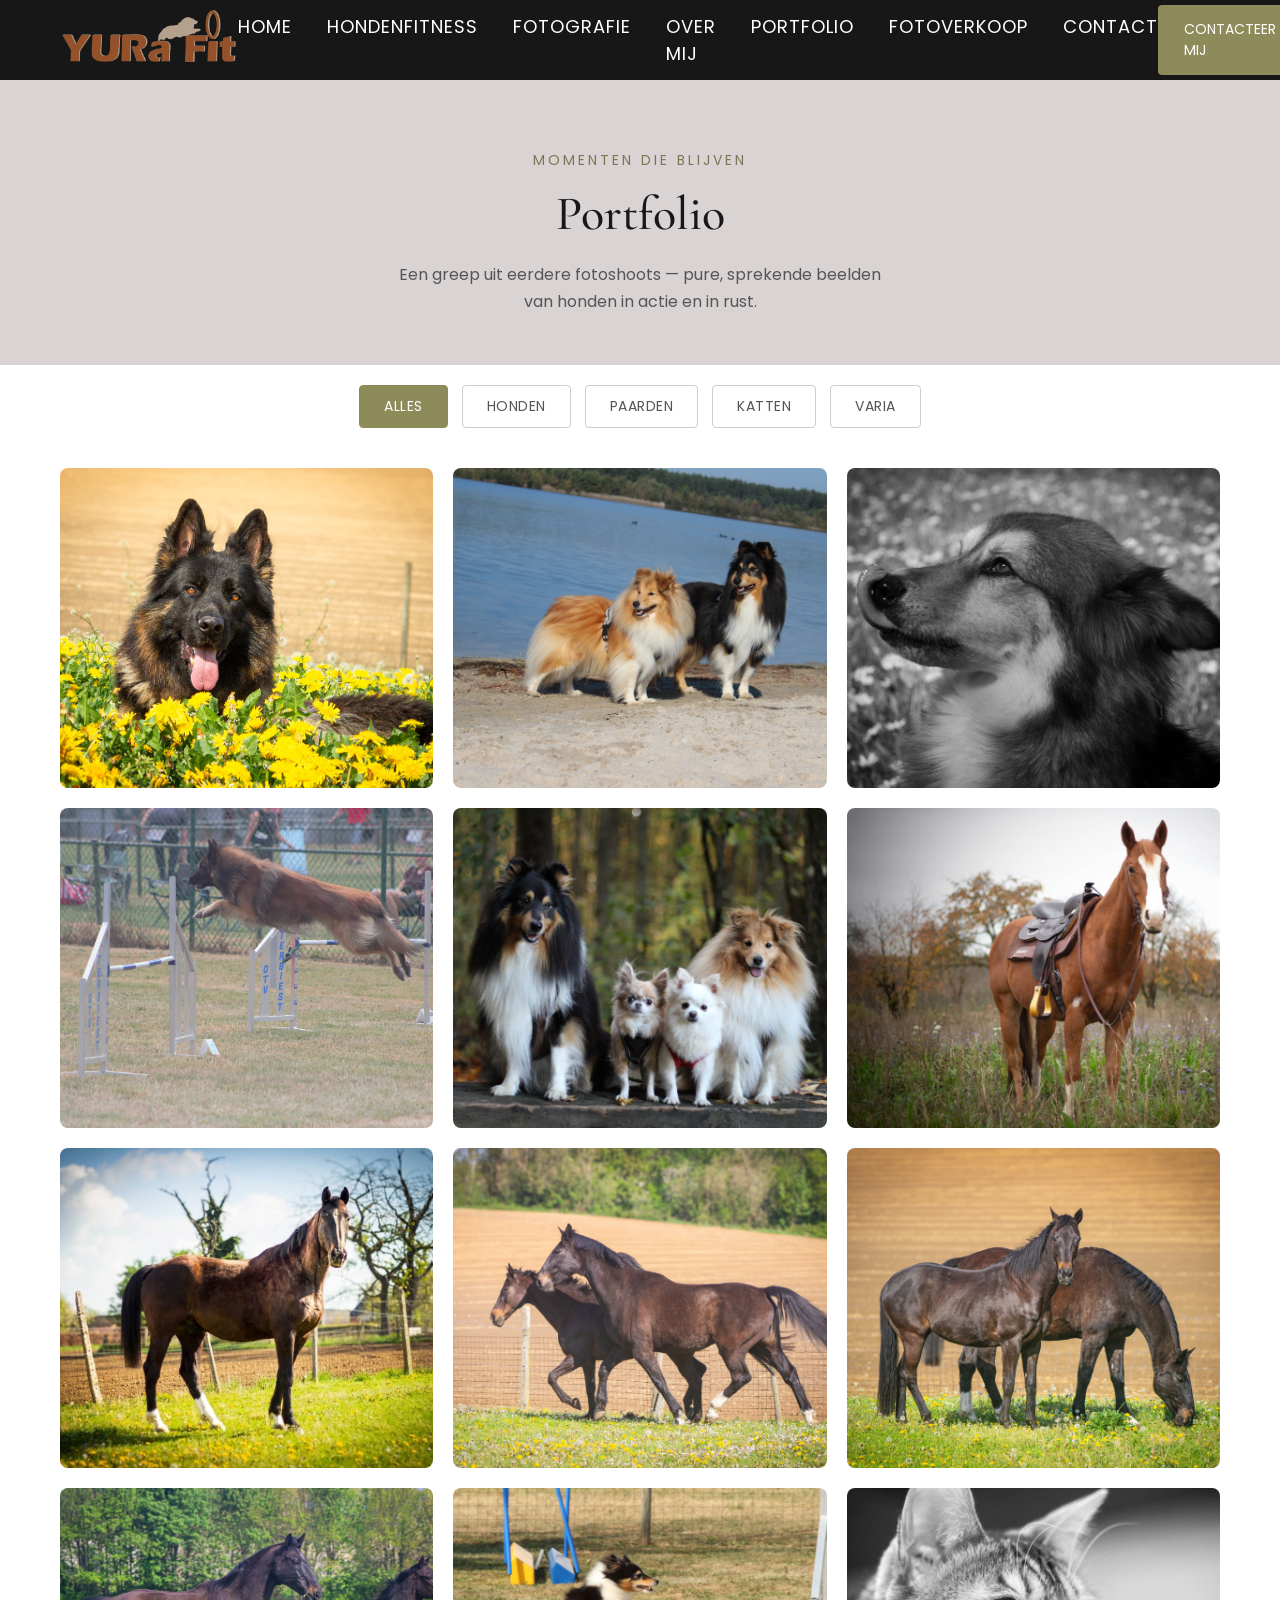
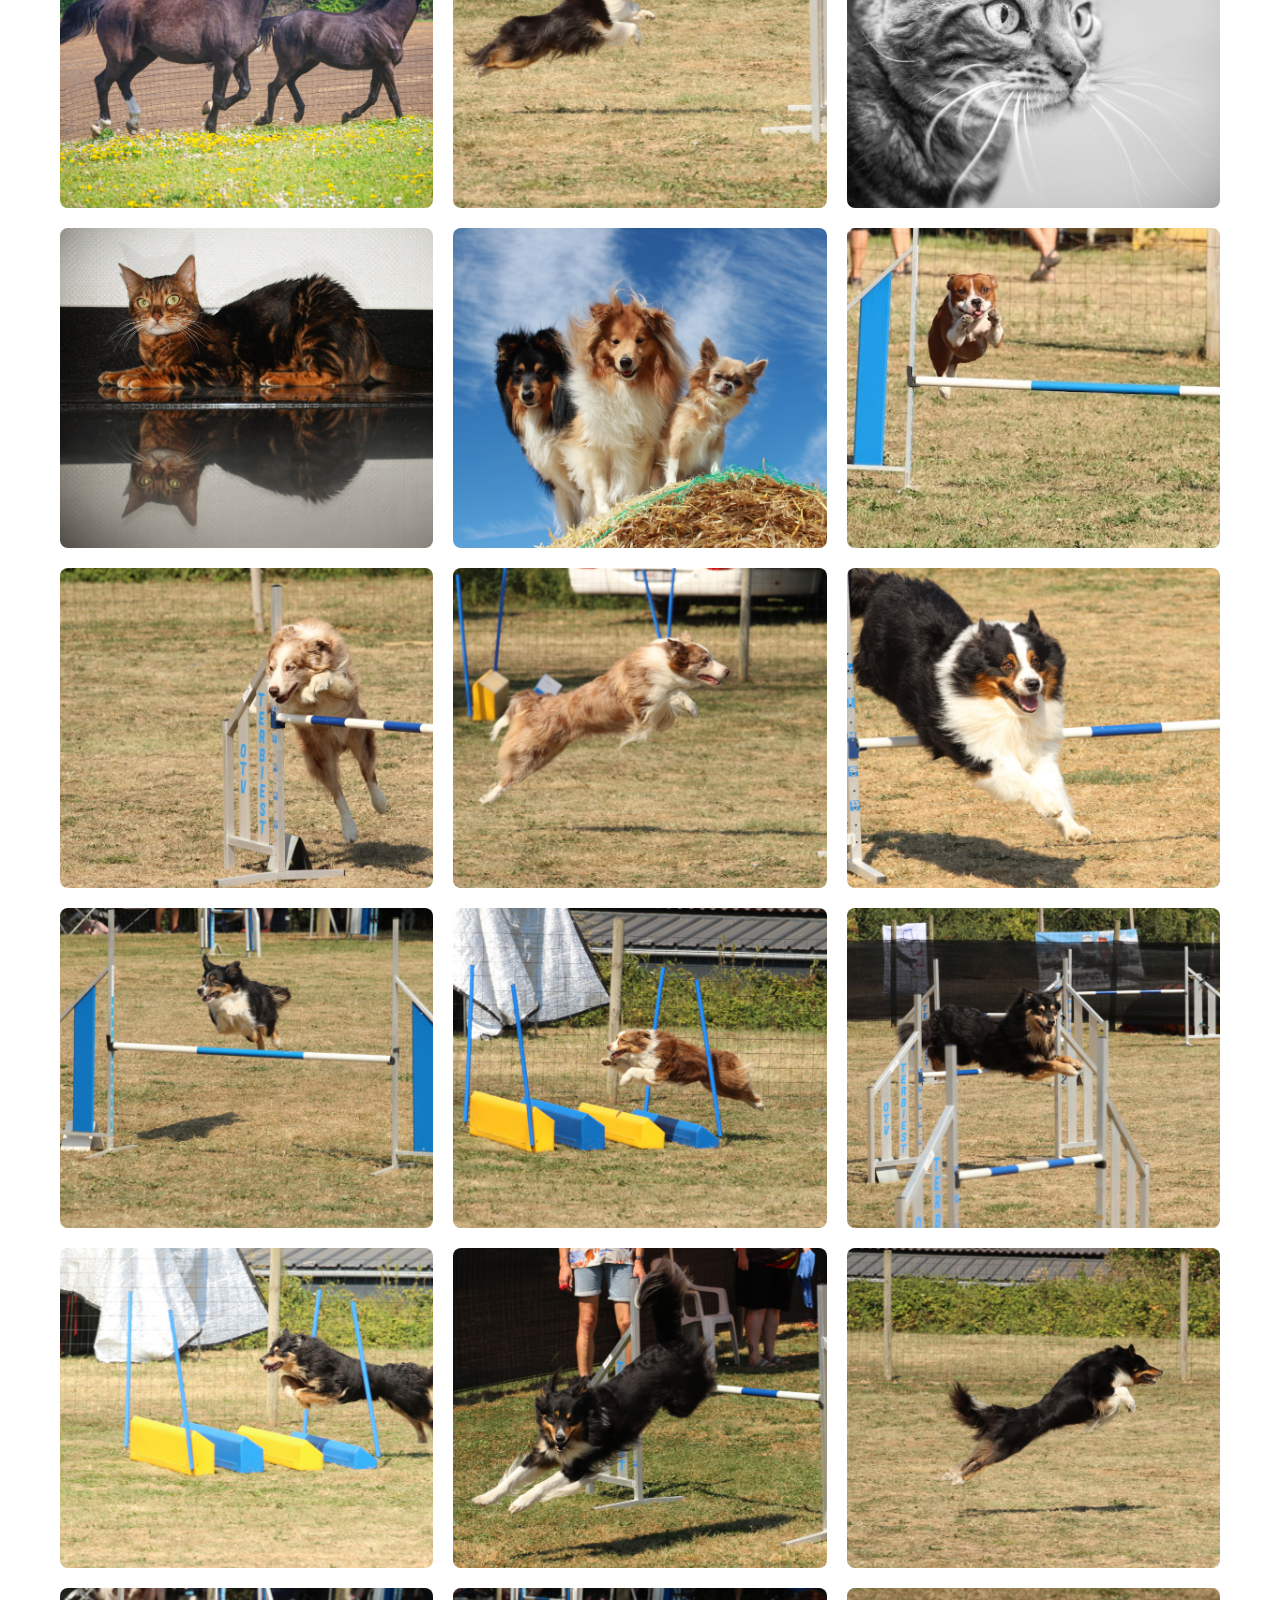
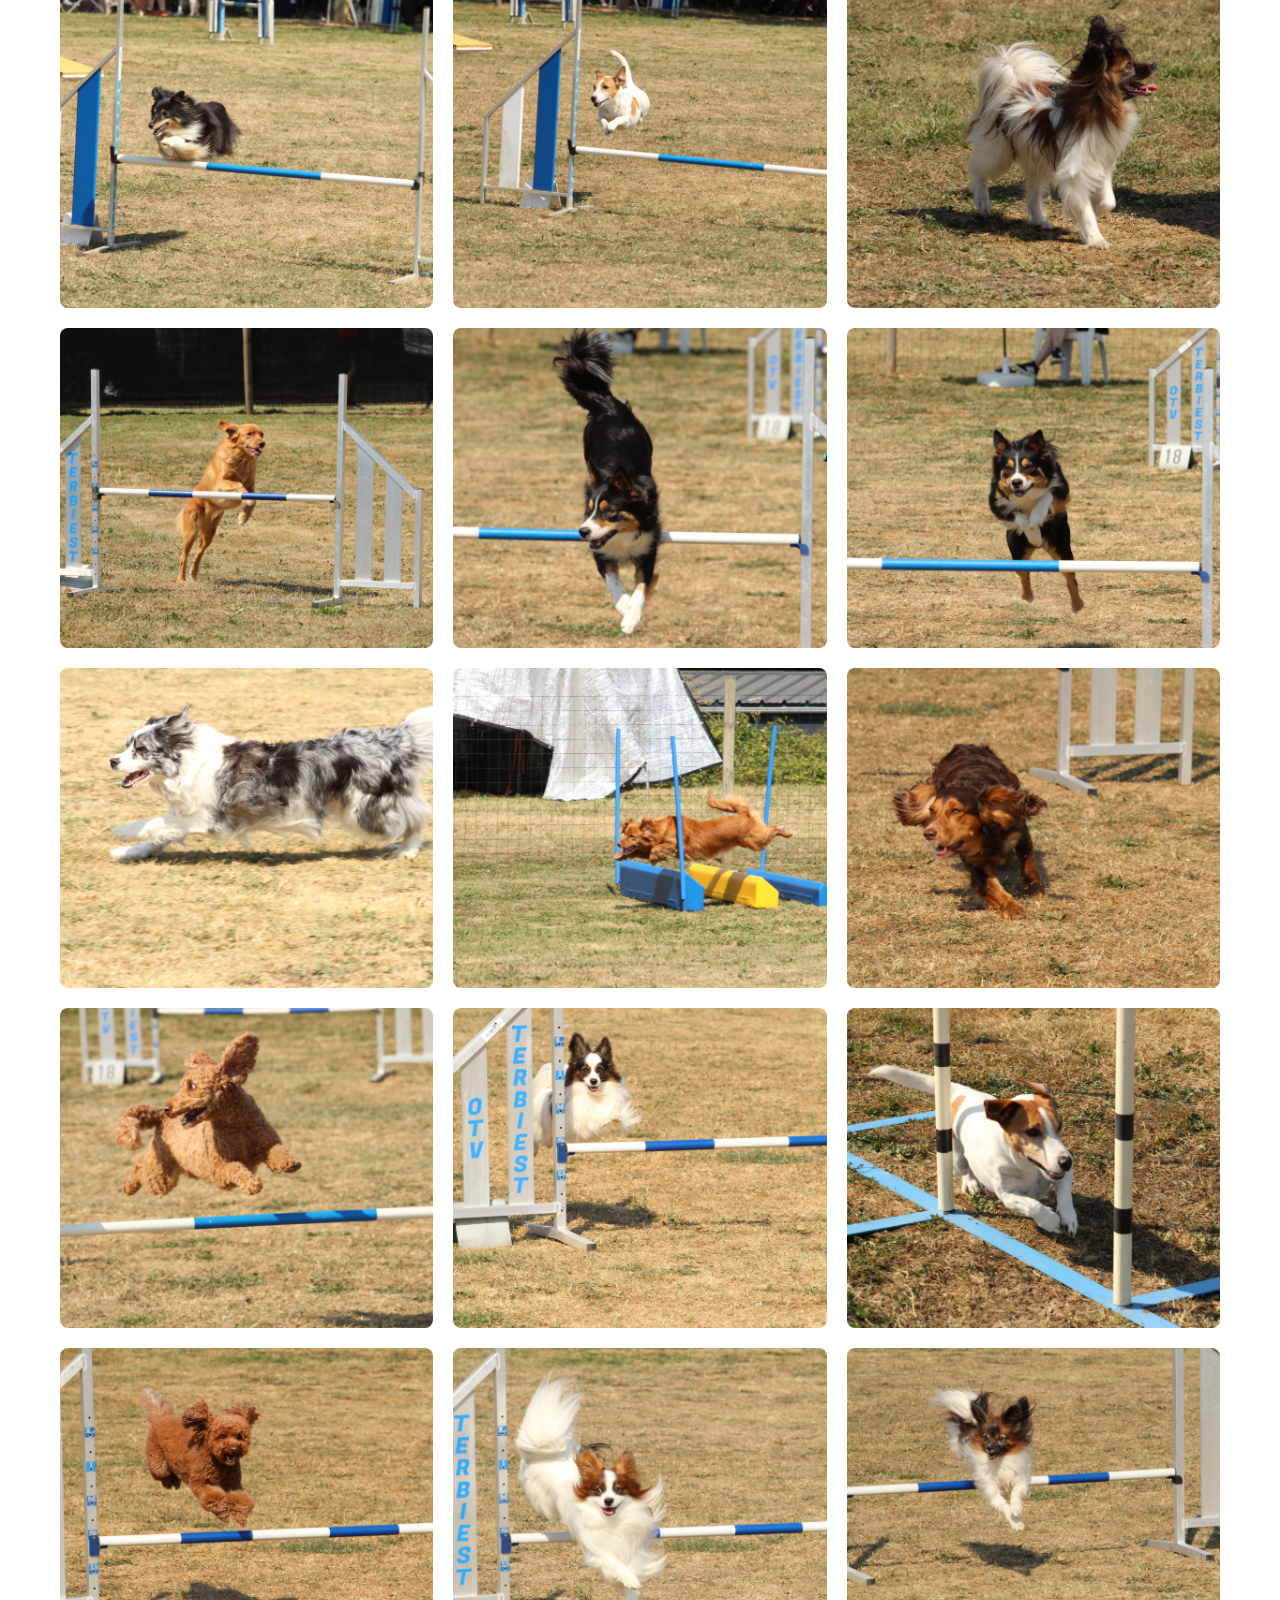
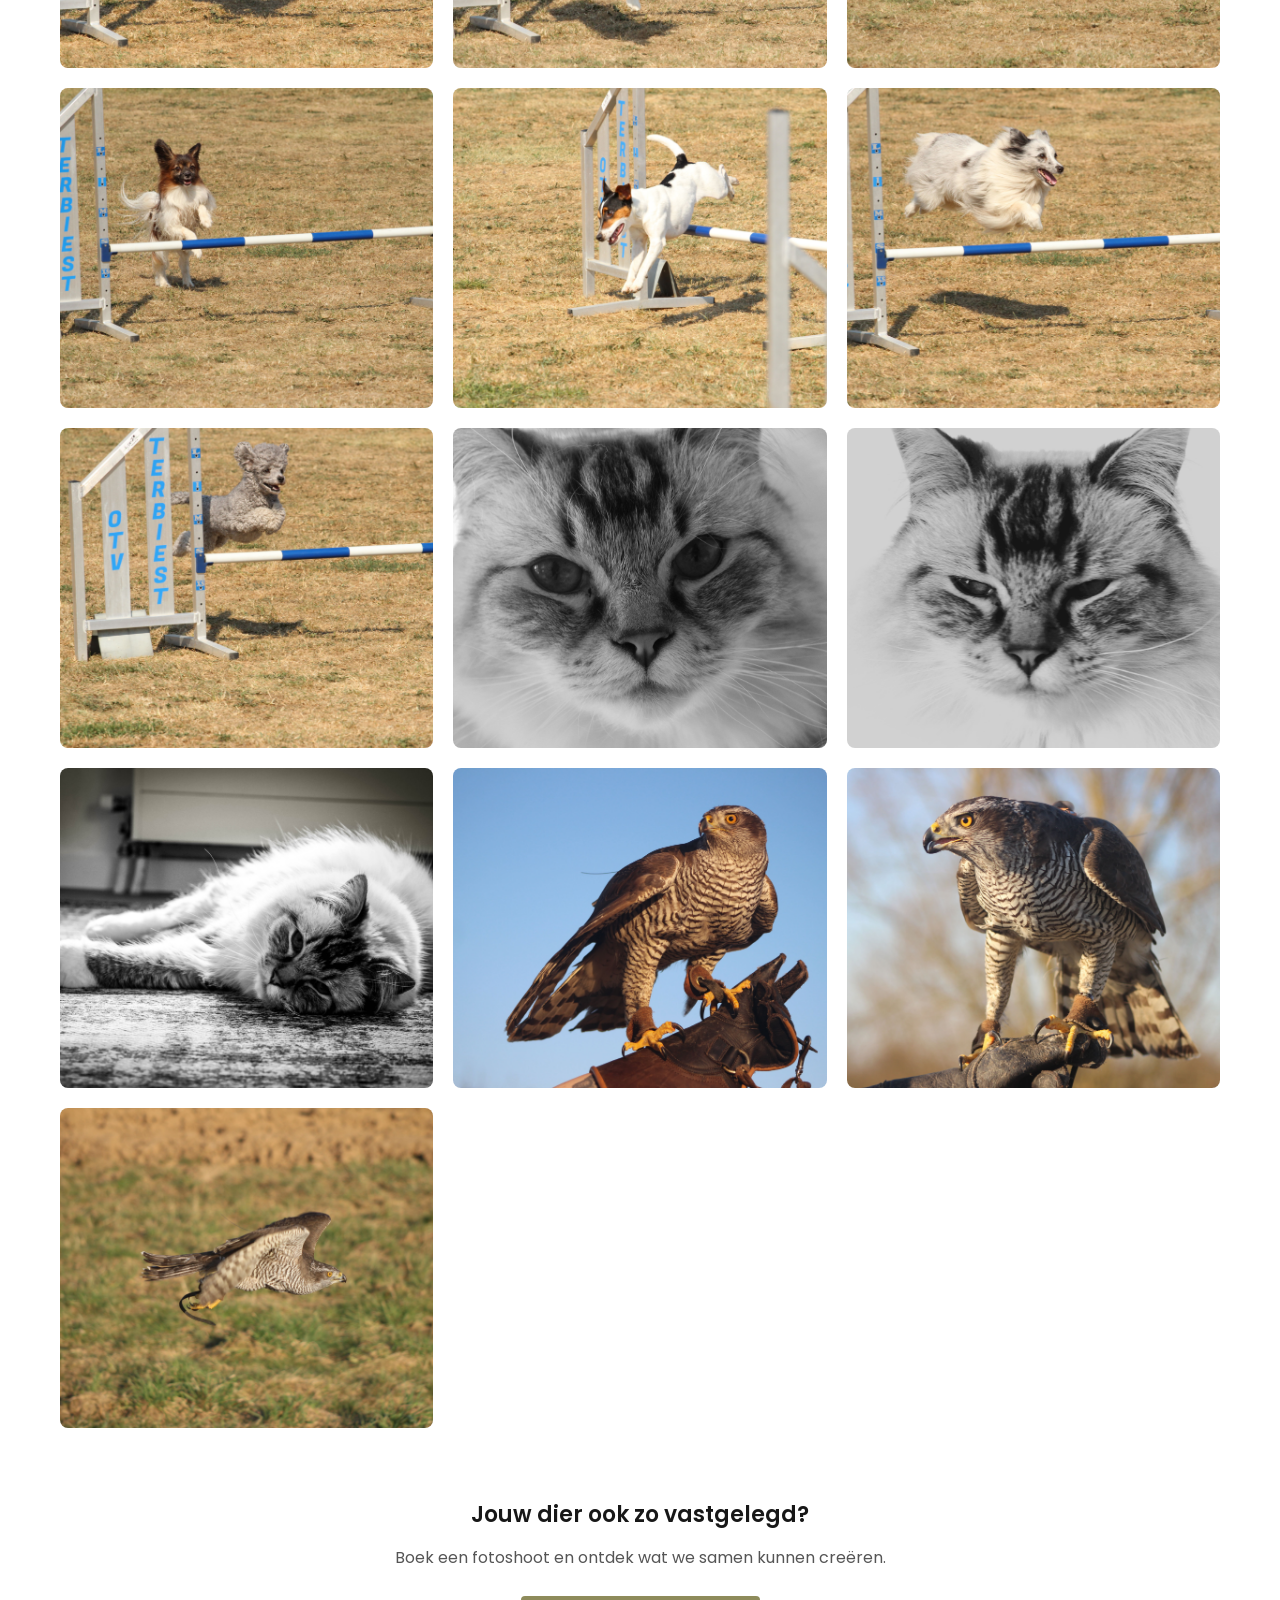
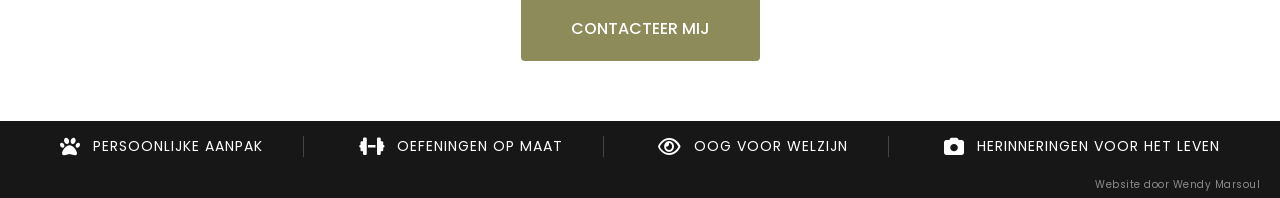
<file: portfolio.html>
<!DOCTYPE html>
<html lang="nl-BE">
    <head>
        <link rel="canonical" href="https://www.yurafit.be/portfolio.html">
        <meta charset="UTF-8">
        <meta name="viewport" content="width=device-width, initial-scale=1.0">
        <title>Portfolio - YURa Fit</title>
        <meta name="description" content="Bekijk het portfolio van YURa Fit: sfeervolle en dynamische foto's van honden, paarden en katten.">
        <meta property="og:title" content="YURa Fit - Hondenfitness & Fotografie">
        <meta property="og:description" content="Gerichte oefeningen voor een sterke, gezonde hond en unieke fotoshoots die jullie band vastleggen.">
        <meta property="og:image" content="https://www.yurafit.be/images/logo.png">
        <meta property="og:url" content="https://www.yurafit.be/">
        <meta property="og:type" content="website">
        <link rel="icon" href="favicon.ico">
        <link rel="stylesheet" href="css/style.css">

        <!-- Google tag (gtag.js) -->
        <script async src="https://www.googletagmanager.com/gtag/js?id=G-HB450TM296"></script>
        <script>
        window.dataLayer = window.dataLayer || [];
        function gtag(){dataLayer.push(arguments);}
        gtag('js', new Date());

        gtag('config', 'G-HB450TM296');
        </script>

        <!-- Google Font -->
        <link href="https://fonts.googleapis.com/css2?family=Poppins:wght@300;400;500;600;700&family=Cormorant+Garamond:wght@500&display=swap" rel="stylesheet">
        <!--Font Awesome toevoegen-->
        <link rel="stylesheet" href="https://cdnjs.cloudflare.com/ajax/libs/font-awesome/6.7.2/css/all.min.css"> 
    </head>

    <body>
        <header>
            <nav class="navbar">

                <div class="logo">
                    <img src="images/logo.png" alt="Yurafit Logo">
                </div>

                <ul class="menu">
                    <li><a href="index.html">Home</a></li>
                    <li><a href="hondenfitness.html">Hondenfitness</a></li>
                    <li><a href="fotografie.html">Fotografie</a></li>
                    <li><a href="overmij.html">Over mij</a></li>
                    <li><a href="portfolio.html">Portfolio</a></li>
                    <li><a href="wedstrijdfotos.html">Fotoverkoop</a></li>
                    <li><a href="contact.html">Contact</a></li>
                </ul>

                <a href="contact.html" class="contact-btn">
                    Contacteer mij
                </a>

                <button class="hamburger" id="hamburger" aria-label="Menu openen">
                    <i class="fa-solid fa-bars"></i>
                </button>
            </nav>
        </header>

        <section class="page-hero">
            <p class="page-hero-subtitle">
                Momenten die blijven
            </p>
            <h1 class="page-hero-title">
                Portfolio
            </h1>
            <p class="page-hero-text">
                Een greep uit eerdere fotoshoots — pure, sprekende beelden van honden in actie en in rust.
            </p>
        </section>

        <section class="gallery-section">

            <div class="gallery-filters">
                <button class="filter-btn active" data-filter="all">Alles</button>
                <button class="filter-btn" data-filter="honden">Honden</button>
                <button class="filter-btn" data-filter="paarden">Paarden</button>
                <button class="filter-btn" data-filter="katten">Katten</button>
                <button class="filter-btn" data-filter="varia">Varia</button>
            </div>

              <div class="gallery-grid">
                <div class="gallery-item" data-category="honden"><img src="images/portfolio-1.jpg" alt="Hond liggend tussen gele bloemen"></div>
                <div class="gallery-item" data-category="honden"><img src="images/portfolio-2.jpg" alt="Portret van twee shelties voor een meer"></div>
                <div class="gallery-item" data-category="honden"><img src="images/portfolio-3.jpg" alt="Close-up portret van een hond in grijswaarde"></div>
                <div class="gallery-item" data-category="honden"><img src="images/portfolio-4.jpg" alt="Tervuurse herder in actie bij agility"></div>
                <div class="gallery-item" data-category="honden"><img src="images/portfolio-5.jpg" alt="Groepsfoto in bosrijke omgeving"></div>
                <div class="gallery-item" data-category="paarden"><img src="images/portfolio-6.jpg" alt="Portret van een paard"></div>
                <div class="gallery-item" data-category="paarden"><img src="images/portfolio-7.jpg" alt="Portret van een paard"></div>
                <div class="gallery-item" data-category="paarden"><img src="images/portfolio-8.jpg" alt="Portret van twee paarden"></div>
                <div class="gallery-item" data-category="paarden"><img src="images/portfolio-9.jpg" alt="Portret van twee paarden"></div>
                <div class="gallery-item" data-category="paarden"><img src="images/portfolio-10.jpg" alt="Portret van twee paarden"></div>
                <div class="gallery-item" data-category="honden"><img src="images/portfolio-11.jpg" alt="Sheltie in actie op hoogtesprong"></div>
                <div class="gallery-item" data-category="katten"><img src="images/portfolio-12.jpg" alt="Timea gray scale"></div>
                <div class="gallery-item" data-category="katten"><img src="images/portfolio-13.jpg" alt="Portret van Timea"></div>
                <div class="gallery-item" data-category="honden"><img src="images/portfolio-14.jpg" alt="Wedstrijd agility"></div>
                <div class="gallery-item" data-category="honden"><img src="images/portfolio-15.jpg" alt="Wedstrijd agility"></div>
                <div class="gallery-item" data-category="honden"><img src="images/portfolio-16.jpg" alt="Wedstrijd agility"></div>
                <div class="gallery-item" data-category="honden"><img src="images/portfolio-17.jpg" alt="Wedstrijd agility"></div>
                <div class="gallery-item" data-category="honden"><img src="images/portfolio-18.jpg" alt="Wedstrijd agility"></div>
                <div class="gallery-item" data-category="honden"><img src="images/portfolio-19.jpg" alt="Wedstrijd agility"></div>
                <div class="gallery-item" data-category="honden"><img src="images/portfolio-20.jpg" alt="Wedstrijd agility"></div>
                <div class="gallery-item" data-category="honden"><img src="images/portfolio-21.jpg" alt="Wedstrijd agility"></div>
                <div class="gallery-item" data-category="honden"><img src="images/portfolio-22.jpg" alt="Wedstrijd agility"></div>
                <div class="gallery-item" data-category="honden"><img src="images/portfolio-23.jpg" alt="Wedstrijd agility"></div>
                <div class="gallery-item" data-category="honden"><img src="images/portfolio-24.jpg" alt="Wedstrijd agility"></div>
                <div class="gallery-item" data-category="honden"><img src="images/portfolio-25.jpg" alt="Wedstrijd agility"></div>
                <div class="gallery-item" data-category="honden"><img src="images/portfolio-26.jpg" alt="Wedstrijd agility"></div>
                <div class="gallery-item" data-category="honden"><img src="images/portfolio-27.jpg" alt="Wedstrijd agility"></div>
                <div class="gallery-item" data-category="honden"><img src="images/portfolio-28.jpg" alt="Wedstrijd agility"></div>
                <div class="gallery-item" data-category="honden"><img src="images/portfolio-29.jpg" alt="Wedstrijd agility"></div>
                <div class="gallery-item" data-category="honden"><img src="images/portfolio-30.jpg" alt="Wedstrijd agility"></div>
                <div class="gallery-item" data-category="honden"><img src="images/portfolio-31.jpg" alt="Wedstrijd agility"></div>
                <div class="gallery-item" data-category="honden"><img src="images/portfolio-32.jpg" alt="Wedstrijd agility"></div>
                <div class="gallery-item" data-category="honden"><img src="images/portfolio-33.jpg" alt="Wedstrijd agility"></div>
                <div class="gallery-item" data-category="honden"><img src="images/portfolio-34.jpg" alt="Wedstrijd agility"></div>
                <div class="gallery-item" data-category="honden"><img src="images/portfolio-35.jpg" alt="Wedstrijd agility"></div>
                <div class="gallery-item" data-category="honden"><img src="images/portfolio-36.jpg" alt="Wedstrijd agility"></div>
                <div class="gallery-item" data-category="honden"><img src="images/portfolio-37.jpg" alt="Wedstrijd agility"></div>
                <div class="gallery-item" data-category="honden"><img src="images/portfolio-38.jpg" alt="Wedstrijd agility"></div>
                <div class="gallery-item" data-category="honden"><img src="images/portfolio-39.jpg" alt="Wedstrijd agility"></div>
                <div class="gallery-item" data-category="honden"><img src="images/portfolio-40.jpg" alt="Wedstrijd agility"></div>
                <div class="gallery-item" data-category="honden"><img src="images/portfolio-41.jpg" alt="Wedstrijd agility"></div>
                <div class="gallery-item" data-category="honden"><img src="images/portfolio-42.jpg" alt="Wedstrijd agility"></div>
                <div class="gallery-item" data-category="honden"><img src="images/portfolio-43.jpg" alt="Wedstrijd agility"></div>
                <div class="gallery-item" data-category="katten"><img src="images/portfolio-44.jpg" alt="Wedstrijd agility"></div>
                <div class="gallery-item" data-category="katten"><img src="images/portfolio-45.jpg" alt="Wedstrijd agility"></div>
                <div class="gallery-item" data-category="katten"><img src="images/portfolio-46.jpg" alt="Wedstrijd agility"></div>
                <div class="gallery-item" data-category="varia"><img src="images/portfolio-47.jpg" alt="Wedstrijd agility"></div>
                <div class="gallery-item" data-category="varia"><img src="images/portfolio-48.jpg" alt="Wedstrijd agility"></div>
                <div class="gallery-item" data-category="varia"><img src="images/portfolio-49.jpg" alt="Wedstrijd agility"></div>
            </div>
        </section>

        <section class="cta-section">
            <h2>Jouw dier ook zo vastgelegd?</h2>
            <p>Boek een fotoshoot en ontdek wat we samen kunnen creëren.</p>
            <a href="contact.html" class="btn btn-primary">Contacteer mij</a>
        </section>

        <!-- ======================================
            VOETTEKST
        ====================================== -->
        <section class="info-bar">
            <div class="info-bar-container">
                <div class="info-item">
                    <i class="fa-solid fa-paw"></i>
                    <span>Persoonlijke aanpak</span>
                </div>

                <div class="info-item">
                    <i class="fa-solid fa-dumbbell"></i>
                    <span>Oefeningen op maat</span>
                </div>

                <div class="info-item">
                    <i class="fa-regular fa-eye"></i>
                    <span>Oog voor welzijn</span>
                </div>

                <div class="info-item">
                    <i class="fa-solid fa-camera"></i>
                    <span>Herinneringen voor het leven</span>
                </div>
            </div>
        </section>

        <footer class="credit-footer">
            <p>Website door Wendy Marsoul</p>
        </footer>
        
        <script src="js/script.js"></script>

    </body>
</html>
</file>
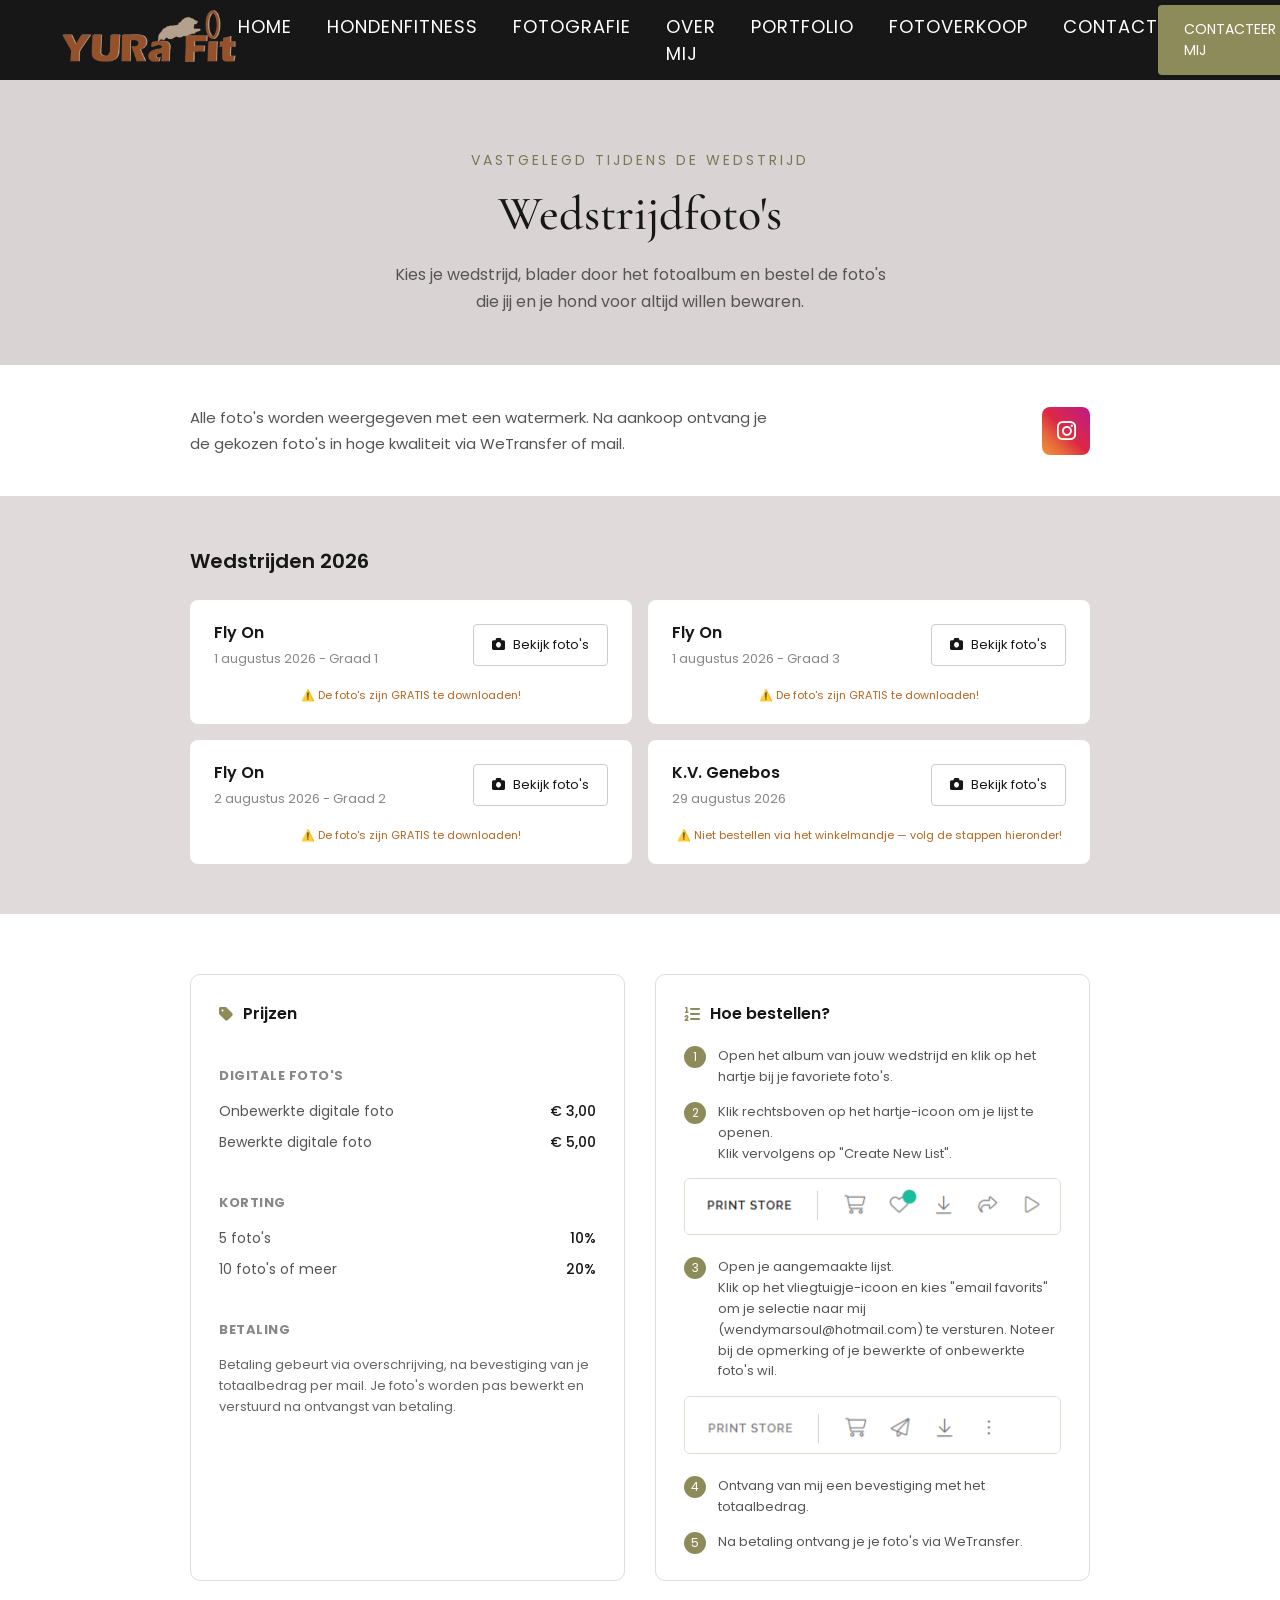
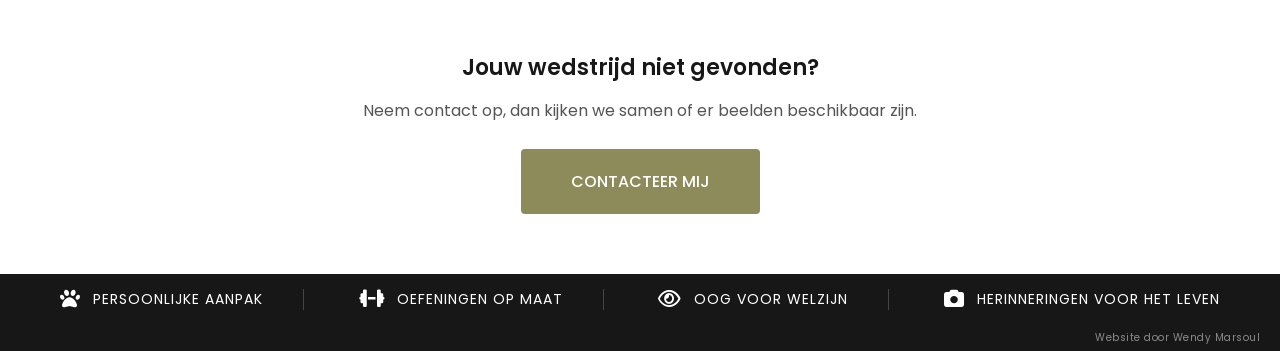
<file: wedstrijdfotos.html>
<!DOCTYPE html>
<html lang="nl-BE">
    <head>
        <link rel="canonical" href="https://www.yurafit.be/wedstrijdfotos.html">
        <meta charset="UTF-8">
        <meta name="viewport" content="width=device-width, initial-scale=1.0">
        <title>Wedstrijdfoto's - YURa Fit</title>
        <meta name="description" content="Bekijk en bestel foto's van agilitywedstrijden, vastgelegd door YURa Fit. Herbeleef de mooiste momenten van jou en je hond.">
        <meta property="og:title" content="YURa Fit - Hondenfitness & Fotografie">
        <meta property="og:description" content="Gerichte oefeningen voor een sterke, gezonde hond en unieke fotoshoots die jullie band vastleggen.">
        <meta property="og:image" content="https://www.yurafit.be/images/logo.png">
        <meta property="og:url" content="https://www.yurafit.be/">
        <meta property="og:type" content="website">
        <link rel="icon" href="favicon.ico">
        <link rel="stylesheet" href="css/style.css">

        <!-- Google tag (gtag.js) -->
        <script async src="https://www.googletagmanager.com/gtag/js?id=G-HB450TM296"></script>
        <script>
        window.dataLayer = window.dataLayer || [];
        function gtag(){dataLayer.push(arguments);}
        gtag('js', new Date());

        gtag('config', 'G-HB450TM296');
        </script>

        <!-- Google Font -->
        <link href="https://fonts.googleapis.com/css2?family=Poppins:wght@300;400;500;600;700&family=Cormorant+Garamond:wght@500&display=swap" rel="stylesheet">
        <!--Font Awesome toevoegen-->
        <link rel="stylesheet" href="https://cdnjs.cloudflare.com/ajax/libs/font-awesome/6.7.2/css/all.min.css"> 
    </head>

    <body>
        <header>
            <nav class="navbar">

                <div class="logo">
                    <img src="images/logo.png" alt="Yurafit Logo">
                </div>

                <ul class="menu">
                    <li><a href="index.html">Home</a></li>
                    <li><a href="hondenfitness.html">Hondenfitness</a></li>
                    <li><a href="fotografie.html">Fotografie</a></li>
                    <li><a href="overmij.html">Over mij</a></li>
                    <li><a href="portfolio.html">Portfolio</a></li>
                    <li><a href="wedstrijdfotos.html">Fotoverkoop</a></li>
                    <li><a href="contact.html">Contact</a></li>
                </ul>

                <a href="contact.html" class="contact-btn">
                    Contacteer mij
                </a>

                <button class="hamburger" id="hamburger" aria-label="Menu openen">
                    <i class="fa-solid fa-bars"></i>
                </button>
            </nav>
        </header>

        <section class="page-hero">
            <p class="page-hero-subtitle">
                Vastgelegd tijdens de wedstrijd
            </p>
            <h1 class="page-hero-title">
                Wedstrijdfoto's
            </h1>
            <p class="page-hero-text">
                Kies je wedstrijd, blader door het fotoalbum en bestel de foto's die jij en je hond voor altijd willen bewaren.
            </p>
        </section>

        <section class="intro-section">
            <div class="intro-container">
                <p>Alle foto's worden weergegeven met een watermerk. Na aankoop ontvang je de gekozen foto's in hoge kwaliteit via WeTransfer of mail.</p>
                <a href="https://www.instagram.com/wendymarsoul" class="instagram-btn">
                    <i class="fa-brands fa-instagram"></i>
                </a>
            </div>
        </section>

        <section class="events-section">
            <div class="events-container">
                <h2>Wedstrijden 2026</h2>
                <div class="events-grid">
                    <div class="event-card">
                        <div class="event-top">
                            <div class="event-info">
                                <h3>Fly On</h3>
                                <p>1 augustus 2026 - Graad 1</p>
                            </div>
                            <div class="event-buttons">
                                <a href="https://photos.app.goo.gl/1mXhyXSmxbKPPCRB8" class="event-btn event-btn-outline pixieset-link" target="_blank">
                                    <i class="fa-solid fa-camera"></i> Bekijk foto's
                                </a>
                            </div>
                        </div>
                        <p class="event-warning">⚠️ De foto's zijn GRATIS te downloaden!</p>
                    </div>

                    <div class="event-card">
                        <div class="event-top">
                            <div class="event-info">
                                <h3>Fly On</h3>
                                <p>1 augustus 2026 - Graad 3</p>
                            </div>
                            <div class="event-buttons">
                                <a href="https://photos.app.goo.gl/QcUFFYqGuJzveJjk8" class="event-btn event-btn-outline pixieset-link" target="_blank">
                                    <i class="fa-solid fa-camera"></i> Bekijk foto's
                                </a>
                            </div>
                        </div>
                        <p class="event-warning">⚠️ De foto's zijn GRATIS te downloaden!</p>
                    </div>

                    <div class="event-card">
                        <div class="event-top">
                            <div class="event-info">
                                <h3>Fly On</h3>
                                <p>2 augustus 2026 - Graad 2</p>
                            </div>
                            <div class="event-buttons">
                                <a href="https://photos.app.goo.gl/dBJaFr2cZsSLZSHw5" class="event-btn event-btn-outline pixieset-link" target="_blank">
                                    <i class="fa-solid fa-camera"></i> Bekijk foto's
                                </a>
                            </div>
                        </div>
                        <p class="event-warning">⚠️ De foto's zijn GRATIS te downloaden!</p>
                    </div>

                    <div class="event-card">
                        <div class="event-top">
                            <div class="event-info">
                                <h3>K.V. Genebos</h3>
                                <p>29 augustus 2026</p>
                            </div>
                            <div class="event-buttons">
                                <a href="https://yurafit.pixieset.com/genebos/" class="event-btn event-btn-outline pixieset-link" target="_blank">
                                    <i class="fa-solid fa-camera"></i> Bekijk foto's
                                </a>
                            </div>
                        </div>
                        <p class="event-warning">⚠️ Niet bestellen via het winkelmandje — volg de stappen hieronder!</p>
                    </div>
                </div>
            </div>
        </section>

        <section class="pricing-section">
            <div class="pricing-container">

                <div class="pricing-box">
                    <h3><i class="fa-solid fa-tag"></i> Prijzen</h3>
                    <h4>Digitale foto's</h4>
                    <div class="price-row">
                        <span>Onbewerkte digitale foto</span>
                        <span>€ 3,00</span>
                    </div>
                    <div class="price-row">
                        <span>Bewerkte digitale foto</span>
                        <span>€ 5,00</span>
                    </div>
                    <h4>Korting</h4>
                    <div class="price-row">
                        <span>5 foto's</span>
                        <span>10%</span>
                    </div>
                    <div class="price-row">
                        <span>10 foto's of meer</span>
                        <span>20%</span>
                    </div>

                    <h4>Betaling</h4>
                    <p class="pricing-note">Betaling gebeurt via overschrijving, na bevestiging van je totaalbedrag per mail. Je foto's worden pas bewerkt en verstuurd na ontvangst van betaling.</p>
                </div>

                <div class="pricing-box">
                    <h3><i class="fa-solid fa-list-ol"></i> Hoe bestellen?</h3>
                    <div class="step-row">
                        <span class="step-number">1</span>
                        <p>Open het album van jouw wedstrijd en klik op het hartje bij je favoriete foto's.</p>
                    </div>
                    <div class="step-row">
                        <span class="step-number">2</span>
                        <p>Klik rechtsboven op het hartje-icoon om je lijst te openen. <br> 
                            Klik vervolgens op "Create New List".</p>
                    </div>
                    <img src="images/hoe-bestellen1.png" alt="Voorbeeld van hartje- en verzendicoon in Pixieset-galerij" class="step-screenshot">
                    <div class="step-row">
                        <span class="step-number">3</span>
                        <p>Open je aangemaakte lijst. <br>
                            Klik op het vliegtuigje-icoon en kies "email favorits" om je selectie naar mij (wendymarsoul@hotmail.com) te versturen. Noteer bij de opmerking of je bewerkte of onbewerkte foto's wil.</p>
                    </div>
                    <img src="images/hoe-bestellen2.png" alt="Voorbeeld van hartje- en verzendicoon in Pixieset-galerij" class="step-screenshot">
                    <div class="step-row">
                        <span class="step-number">4</span>
                        <p>Ontvang van mij een bevestiging met het totaalbedrag.</p>
                    </div>
                    <div class="step-row">
                        <span class="step-number">5</span>
                        <p>Na betaling ontvang je je foto's via WeTransfer.</p>
                    </div>
            </div>
        </section>

        <section class="cta-section">
            <h2>Jouw wedstrijd niet gevonden?</h2>
            <p>Neem contact op, dan kijken we samen of er beelden beschikbaar zijn.</p>
            <a href="contact.html" class="btn btn-primary">Contacteer mij</a>
        </section>

        <!-- ======================================
            VOETTEKST
        ====================================== -->
        <section class="info-bar">
            <div class="info-bar-container">
                <div class="info-item">
                    <i class="fa-solid fa-paw"></i>
                    <span>Persoonlijke aanpak</span>
                </div>

                <div class="info-item">
                    <i class="fa-solid fa-dumbbell"></i>
                    <span>Oefeningen op maat</span>
                </div>

                <div class="info-item">
                    <i class="fa-regular fa-eye"></i>
                    <span>Oog voor welzijn</span>
                </div>

                <div class="info-item">
                    <i class="fa-solid fa-camera"></i>
                    <span>Herinneringen voor het leven</span>
                </div>
            </div>
        </section>

        <footer class="credit-footer">
            <p>Website door Wendy Marsoul</p>
        </footer>
        
        <!-- ======================================
            POP-UP venster
        ====================================== -->
        <div class="modal-overlay" id="pixiesetModal">
            <div class="modal-box">
                <h3>Let op voor je verdergaat</h3>
                <p>Lees eerst de stappen bij <b>"Hoe bestellen?"</b>.</p>
                <p><b>Bestel NIET</b> via het winkelmandje op deze pagina.</p>
                <p><b>Zo bestel je juist:</b></p>
                <ol>
                    <li>Klik op de hartjes bij je favoriete foto's</li>
                    <li>Open je lijst rechtsboven</li>
                    <li>Verstuur je lijst naar mij via het vliegtuigje-icoon</li>
                </ol>
                <div class="modal-buttons">
                    <button class="modal-btn modal-cancel" id="modalCancel">Annuleren</button>
                    <button class="modal-btn modal-ok" id="modalOk">Ok, verdergaan</button>
                </div>
            </div>
        </div>


        <script src="js/script.js"></script>
        
    </body>
</html>
</file>
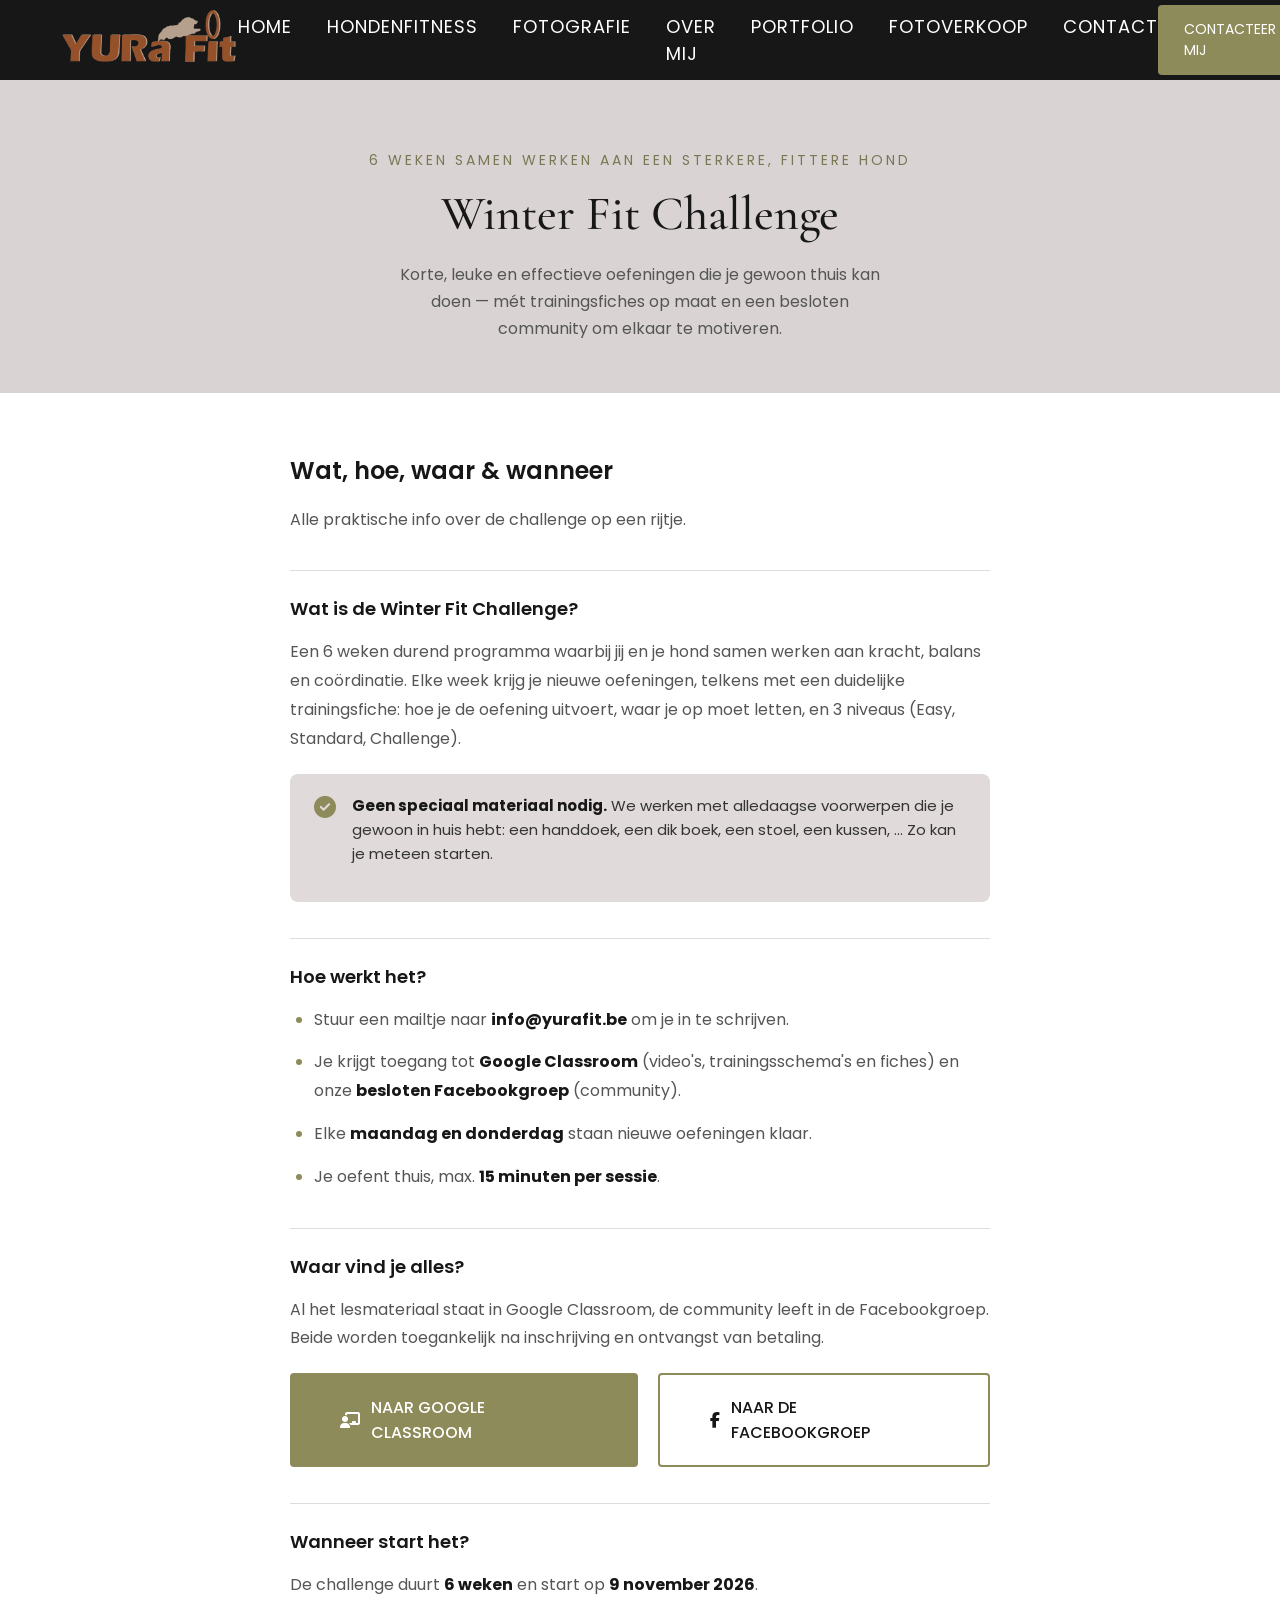
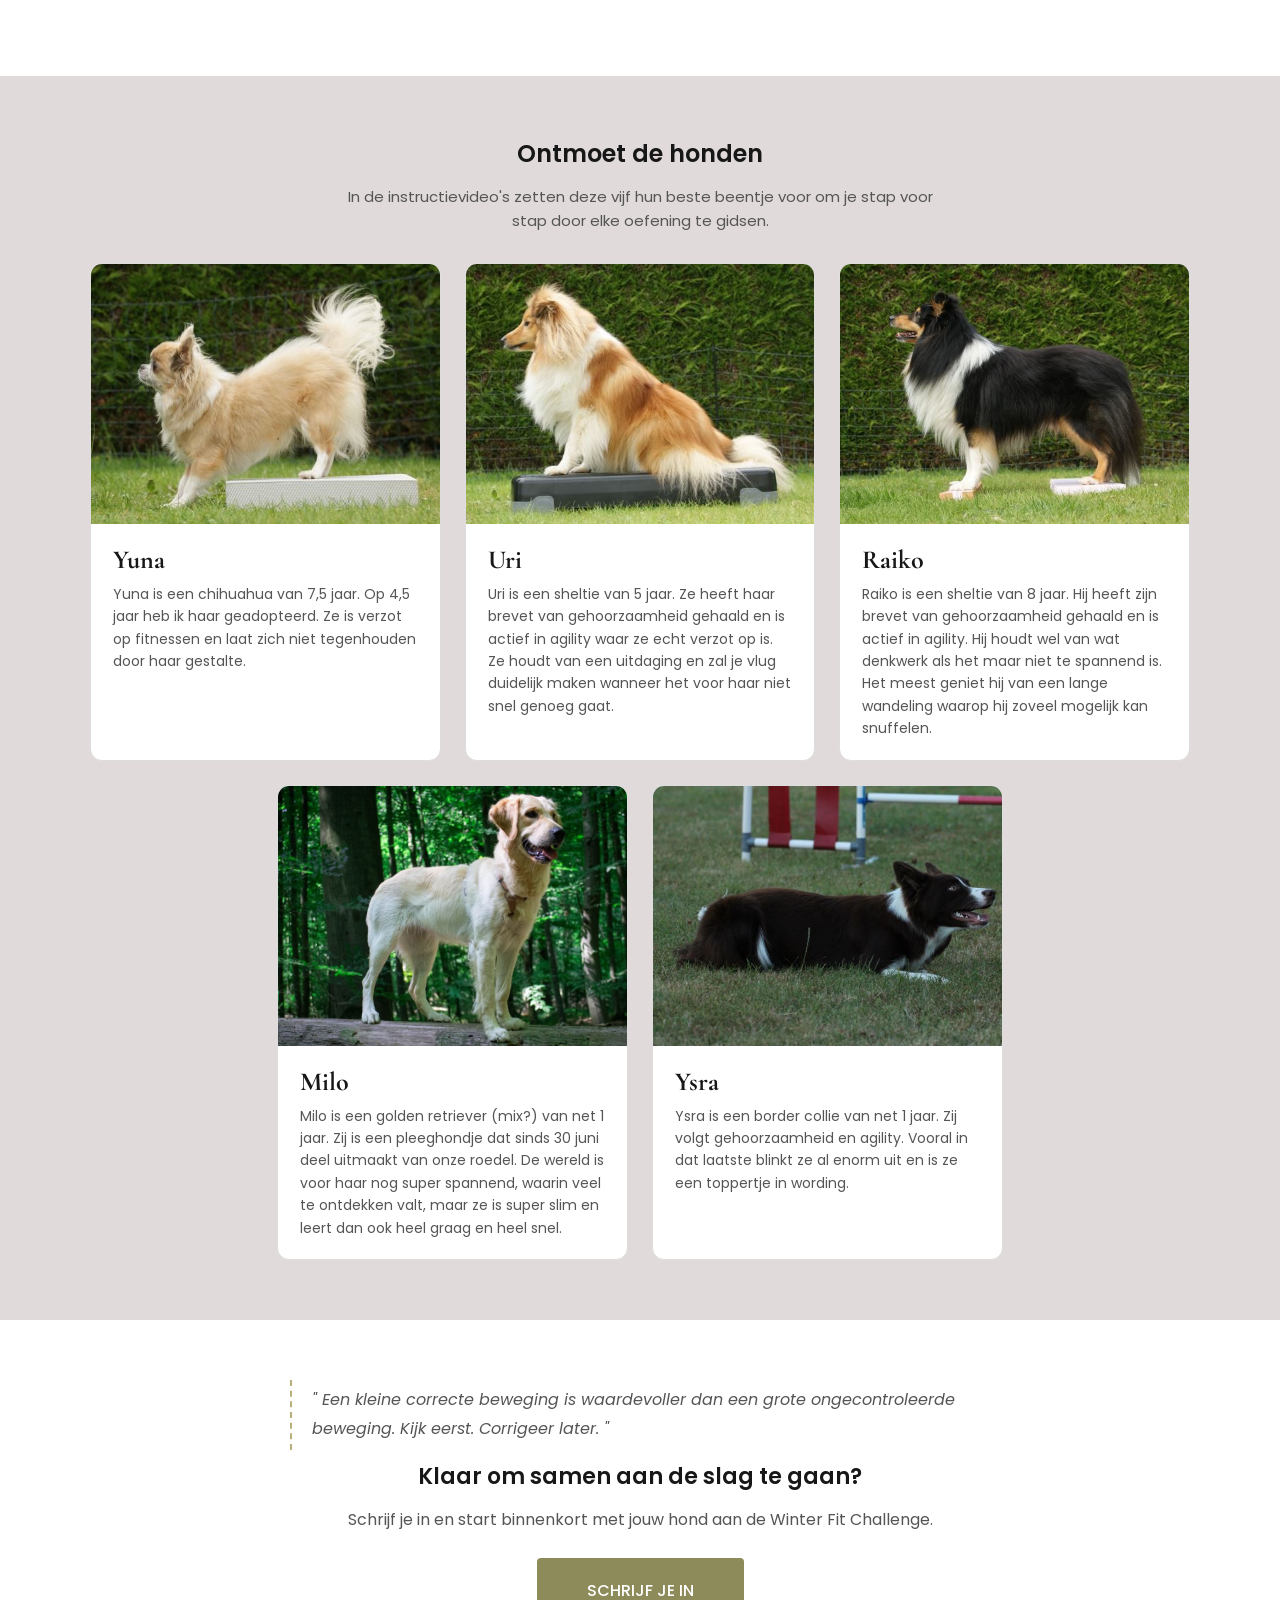
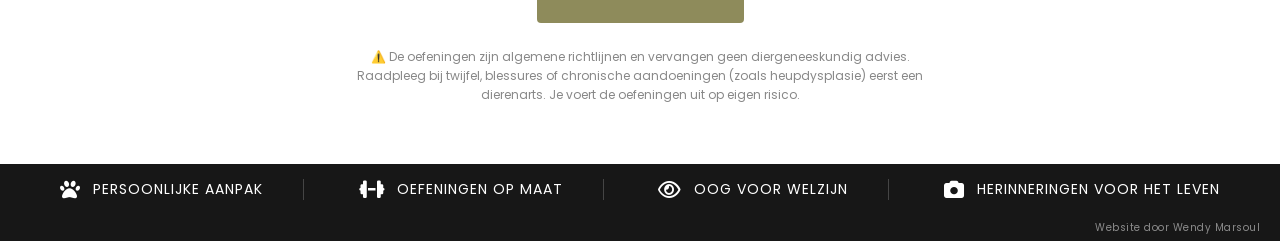
<file: winterfitchallenge.html>
<!DOCTYPE html>
<html lang="nl-BE">
    <head>
        <meta name="robots" content="noindex, nofollow">  <!--DIT MAAKT DE PAGINA ONLINE ONZICHTBAAR!!-->
        <meta charset="UTF-8">
        <meta name="viewport" content="width=device-width, initial-scale=1.0">
        <title>Winter Fit Challenge - YURa Fit</title>
        <link rel="stylesheet" href="css/style.css">

        <!-- Google tag (gtag.js) -->
        <script async src="https://www.googletagmanager.com/gtag/js?id=G-HB450TM296"></script>
        <script>
        window.dataLayer = window.dataLayer || [];
        function gtag(){dataLayer.push(arguments);}
        gtag('js', new Date());

        gtag('config', 'G-HB450TM296');
        </script>

        <!-- Google Font -->
        <link href="https://fonts.googleapis.com/css2?family=Poppins:wght@300;400;500;600;700&family=Cormorant+Garamond:wght@500&display=swap" rel="stylesheet">
        <!--Font Awesome toevoegen-->
        <link rel="stylesheet" href="https://cdnjs.cloudflare.com/ajax/libs/font-awesome/6.7.2/css/all.min.css">
    </head>

    <body>
        <header>
            <nav class="navbar">

                <div class="logo">
                    <img src="images/logo.png" alt="Yurafit Logo">
                </div>

                <ul class="menu">
                    <li><a href="index.html">Home</a></li>
                    <li><a href="hondenfitness.html">Hondenfitness</a></li>
                    <li><a href="fotografie.html">Fotografie</a></li>
                    <li><a href="overmij.html">Over mij</a></li>
                    <li><a href="portfolio.html">Portfolio</a></li>
                    <li><a href="wedstrijdfotos.html">Fotoverkoop</a></li>
                    <li><a href="contact.html">Contact</a></li>
                </ul>

                <a href="contact.html" class="contact-btn">
                    Contacteer mij
                </a>

                <button class="hamburger" id="hamburger" aria-label="Menu openen">
                    <i class="fa-solid fa-bars"></i>
                </button>
            </nav>
        </header>

        <section class="page-hero">
            <p class="page-hero-subtitle">
                6 weken samen werken aan een sterkere, fittere hond
            </p>
            <h1 class="page-hero-title">
                Winter Fit Challenge
            </h1>
            <p class="page-hero-text">
                Korte, leuke en effectieve oefeningen die je gewoon thuis kan doen — mét trainingsfiches op maat en een besloten community om elkaar te motiveren.
            </p>
        </section>

        <section class="text-section">
            <div class="text-section-container">

                <h2>Wat, hoe, waar & wanneer</h2>
                <p>Alle praktische info over de challenge op een rijtje.</p>

                <h3>Wat is de Winter Fit Challenge?</h3>
                <p>Een 6 weken durend programma waarbij jij en je hond samen werken aan kracht, balans en coördinatie. Elke week krijg je nieuwe oefeningen, telkens met een duidelijke trainingsfiche: hoe je de oefening uitvoert, waar je op moet letten, en 3 niveaus (Easy, Standard, Challenge).</p>

                <div class="no-equipment-note">
                    <i class="fa-solid fa-circle-check"></i>
                    <p><b>Geen speciaal materiaal nodig.</b> We werken met alledaagse voorwerpen die je gewoon in huis hebt: een handdoek, een dik boek, een stoel, een kussen, ... Zo kan je meteen starten.</p>
                </div>

                <h3>Hoe werkt het?</h3>
                <ul>
                    <li>Stuur een mailtje naar <b>info@yurafit.be</b> om je in te schrijven.</li>
                    <li>Je krijgt toegang tot <b>Google Classroom</b> (video's, trainingsschema's en fiches) en onze <b>besloten Facebookgroep</b> (community).</li>
                    <li>Elke <b>maandag en donderdag</b> staan nieuwe oefeningen klaar.</li>
                    <li>Je oefent thuis, max. <b>15 minuten per sessie</b>.</li>
                </ul>

                <h3>Waar vind je alles?</h3>
                <p>Al het lesmateriaal staat in Google Classroom, de community leeft in de Facebookgroep. Beide worden toegankelijk na inschrijving en ontvangst van betaling.</p>

                <div class="hero-buttons" style="margin-top:20px;">
                    <a href="https://classroom.google.com/" target="_blank" class="btn btn-primary">
                        <i class="fa-solid fa-chalkboard-user"></i> Naar Google Classroom
                    </a>
                    <a href="https://www.facebook.com/groups/" target="_blank" class="btn btn-outline-dark">
                        <i class="fa-brands fa-facebook-f"></i> Naar de Facebookgroep
                    </a>
                </div>

                <h3>Wanneer start het?</h3>
                <p>De challenge duurt <b>6 weken</b> en start op <b>9 november 2026</b>.</p>

            </div>
        </section>

        <section class="programs-section">
            <div class="programs-container">
                <h2 class="programs-title">Ontmoet de honden</h2>
                <p style="text-align:center;max-width:600px;margin:-16px auto 30px;color:#555;font-size:15px;line-height:1.6;">
                    In de instructievideo's zetten deze vijf hun beste beentje voor om je stap voor stap door elke oefening te gidsen.
                </p>

                <div class="dogs-grid">
                    <div class="dog-card">
                        <img src="images/dog-yuna.jpg" alt="YUna">
                        <div class="dog-card-content">
                            <h3>Yuna</h3>
                            <p>Yuna is een chihuahua van 7,5 jaar. Op 4,5 jaar heb ik haar geadopteerd. Ze is verzot op fitnessen en laat zich niet tegenhouden door haar gestalte.</p>
                        </div>
                    </div>

                    <div class="dog-card">
                        <img src="images/dog-uri.jpg" alt="URi">
                        <div class="dog-card-content">
                            <h3>Uri</h3>
                            <p>Uri is een sheltie van 5 jaar. Ze heeft haar brevet van gehoorzaamheid gehaald en is actief in agility waar ze echt verzot op is.
                                Ze houdt van een uitdaging en zal je vlug duidelijk maken wanneer het voor haar niet snel genoeg gaat.</p>
                        </div>
                    </div>

                    <div class="dog-card">
                        <img src="images/dog-raiko.jpg" alt="RAiko">
                        <div class="dog-card-content">
                            <h3>Raiko</h3>
                            <p>Raiko is een sheltie van 8 jaar. Hij heeft zijn brevet van gehoorzaamheid gehaald en is actief in agility. Hij houdt wel van wat 
                                denkwerk als het maar niet te spannend is. Het meest geniet hij van een lange wandeling waarop hij zoveel mogelijk kan snuffelen.</p>
                        </div>
                    </div>

                    <div class="dog-card">
                        <img src="images/dog-milo.jpg" alt="Milo">
                        <div class="dog-card-content">
                            <h3>Milo</h3>
                            <p>Milo is een golden retriever (mix?) van net 1 jaar. Zij is een pleeghondje dat sinds 30 juni deel uitmaakt van onze roedel.
                                De wereld is voor haar nog super spannend, waarin veel te ontdekken valt, maar ze is super slim en leert dan ook heel 
                                graag en heel snel.
                            </p>
                        </div>
                    </div>

                    <div class="dog-card">
                        <img src="images/dog-ysra.jpg" alt="Ysra">
                        <div class="dog-card-content">
                            <h3>Ysra</h3>
                            <p>Ysra is een border collie van net 1 jaar. Zij volgt gehoorzaamheid en agility. Vooral in dat laatste blinkt ze al enorm uit en is ze een toppertje in wording. </p>
                        </div>
                    </div>
                </div>
            </div>
        </section>

        <blockquote class="quote" style="max-width:700px;margin:60px auto 0;padding:6px 0 6px 20px;">
            Een kleine correcte beweging is waardevoller dan een grote ongecontroleerde beweging. Kijk eerst. Corrigeer later.
        </blockquote>

                <section class="cta-section">
            <h2>Klaar om samen aan de slag te gaan?</h2>
            <p>Schrijf je in en start binnenkort met jouw hond aan de Winter Fit Challenge.</p>
            <a href="contact.html" class="btn btn-primary">Schrijf je in</a>
            <p style="max-width:600px;margin:24px auto 0;font-size:12px;line-height:1.6;color:#888;">
                ⚠️ De oefeningen zijn algemene richtlijnen en vervangen geen diergeneeskundig advies. Raadpleeg bij twijfel, blessures of chronische aandoeningen (zoals heupdysplasie) eerst een dierenarts. Je voert de oefeningen uit op eigen risico.
            </p>
        </section>

        <!-- ======================================
            VOETTEKST
        ====================================== -->
        <section class="info-bar">
            <div class="info-bar-container">

                <div class="info-item">
                    <i class="fa-solid fa-paw"></i>
                    <span>Persoonlijke aanpak</span>
                </div>

                <div class="info-item">
                    <i class="fa-solid fa-dumbbell"></i>
                    <span>Oefeningen op maat</span>
                </div>

                <div class="info-item">
                    <i class="fa-regular fa-eye"></i>
                    <span>Oog voor welzijn</span>
                </div>

                <div class="info-item">
                    <i class="fa-solid fa-camera"></i>
                    <span>Herinneringen voor het leven</span>
                </div>
            </div>
        </section>

        <footer class="credit-footer">
            <p>Website door Wendy Marsoul</p>
        </footer>

        <script src="js/script.js"></script>
    </body>
</html>
</file>
<file: css/style.css>
/* RESET */
html, body{
    max-width:100%;
    overflow-x:hidden;
}

*{  /* * is een selector. Het betekent: Selecteer alle HTML-elementen op de pagina.*/
    margin:0;
    padding:0;
    box-sizing:border-box;
}

body{
    font-family:'Poppins',sans-serif;
}


/* NAVBAR */
.navbar{ /*Het punt betekent: Zoek een element met deze class.*/
    background:#171717;
    height:80px;
    display:flex;
    justify-content:space-between;
    align-items:center;
    padding:0 60px;
    position:relative;
}

.logo img{
    height:55px;
}

.menu{
    display:flex;
    list-style:none;
    gap:35px;
}

.menu a{
    color:white;
    text-decoration:none;
    text-transform:uppercase;
    font-size:18px;
    letter-spacing:1px;
    transition:0.3s;
}

.menu a:hover{  /*Zoek alle <a>-elementen die zich binnen .menu bevinden. :hover = Dit is een pseudo-class. Ee pseudo-class beschrijft een toestand van een element. hover betekent: Wanneer de muis boven het element hangt.*/
    color:#b7b07a;
}

.contact-btn{
    background:#8e8b5b;
    color:white;
    text-decoration:none;
    padding:14px 26px;
    border-radius:4px;
    font-size:14px;
    text-transform:uppercase;
    transition:0.3s;
}

.contact-btn:hover{
    background:#a39f6f;
}

/* ======================================
   HERO
====================================== */
.hero{ /*Achtergrond instellen*/
    position:relative; /*Alles wat ín deze hero-sectie komt, mag zich ten opzichte van deze sectie positioneren. = nodig voor de overlay*/
    height:850px;
    background-image:url("../images/hero.jpg");
    background-size:cover;
    background-position: 65% center;
    background-repeat:no-repeat;
    overflow: hidden; 
}

.hero::before{ /*Maak een extra laag vóór de inhoud. Je hoeft daarvoor niets in HTML te zetten.*/
    content:""; /*De browser maakt een leeg element. Zonder deze regel verschijnt de overlay niet.*/
    position:absolute; /*Hiermee mag de laag exact geplaatst worden.*/
    top:0; /*Begint helemaal bovenaan.*/
    left:0; /*Begint helemaal links.*/
    width:100%; /*Wordt even breed als de hero.*/
    height:100%; /*Wordt even hoog als de hero.*/
    background:rgba(0,0,0,0.15); /*Donkere transparantie*/
    z-index:1; /*Werkt als lagen. Geeft de positie aan op welke laag de overlay zich bevindt*/
}

.hero-content{ /*De container op de juiste plaats zetten*/
    position: relative;
    z-index: 2;
    width: 900px; /*De tekst mag maximaal 600 pixels breed zijn.*/
    padding-top: 120px; /*De inhoud komt 120 pixels onder de bovenkant van de afbeelding.*/
    margin-left: 60px; /*De inhoud komt 60 pixels van de linkerkant.*/
    padding-left: 8%; /*schaalt mee met de breedte van het scherm.*/
}

.hero-subtitle{  /*Gezond, Sterk & In balans*/
    font-size: 20px; 
    letter-spacing: 4px;
    text-transform: uppercase;
    color: #7b7754;
    margin-bottom: 20px;
}

.hero-title{ /*Hondenfitness & Fotografie*/
    font-family: 'Cormorant Garamond', serif;
    font-size: 100px;
    font-weight: 500;
    line-height: 0.9; /*De afstand tussen de twee regels wordt iets kleiner*/
    color: #fdf9f9;
    margin-bottom: 35px; /*Laat ruimte vrij voor de tekst die onder de titel komt*/
}
.hero-line2{
    display: block;
    white-space: nowrap; /* voorkomt afbreken naar regel 3 */
    margin-left: 190px;
}

.hero-text{
    width: 630px;
    margin-top: 25px;
    font-size: 25px;
    line-height: 1.6;
    color: rgba(255,255,255,0.85);
    font-weight: 300;
}

.hero-buttons{
    display: flex; /*flex zorgt ervoor dat de knoppen naast elkaar komen te staan*/
    gap: 20px; /*20px ruimte tussen de knoppen*/
    margin-top: 40px;
}

.btn{ /*Basisopmaak voor de knoppen*/
    text-decoration: none;
    text-transform: uppercase;
    padding: 20px 50px;
    border-radius: 4px;
    font-size: 16px;
    font-weight: 500;
    transition: 0.3s;
    display: inline-flex;
     align-items: center;     /* icoon en tekst netjes verticaal centreren */
    gap: 11px;  /* ruimte tussen icoon en tekst */
}

.btn-primary{
    background: #8e8b5b;
    color: white;
}

.btn-secondary{
    border: 2px solid #8e8b5b;
    color: white;
}

.btn:hover{
    transform: translateY(-3px); /*Wanneer je met de muis over een knop gaat, schuift hij 3 pixels omhoog.*/
}

.social-icons{ /*Icoontjes van sociale media rechts op de pagina plaatsen*/
    position:absolute; /*Haal dit element uit de normale documentstroom en laat mij zelf bepalen waar het komt.*/
    right:40px; /*Plaats dit element 40 pixels van de rechterrand.*/
    top:50%; /*Begin op de helft van de hoogte van de hero. Dat is niet hetzelfde als centreren.*/
    transform:translateY(-50%); /*Dat verschuift het element nog een halve eigen hoogte omhoog. Daardoor staat het perfect verticaal gecentreerd.*/
    z-index:2; 
    display:flex;
    flex-direction:column;
    gap:20px;
}

.social-icons a{ /*Linken opmaken*/
    color:white;
    text-decoration:none;
    font-size:32px;
    transition:0.3s;
}

.social-icons a:hover{
    color:#b7b07a;
    transform:scale(1.2); /*Maak het element 20% groter.*/
}

.wave{
    position:absolute;
    bottom:-1px;
    left:0;
    width:100%;
    z-index:3;   /* zorgt dat de golf boven de donkere overlay ligt */
}

.wave svg{
    display:block;
    width:100%;
    height:100px;
}

/* ======================================
   Hondenfitness banner met link naar winterfitchallenge
====================================== */
.challenge-banner{
    display:flex;
    align-items:center;
    justify-content:space-between;
    gap:24px;
    background:#f4f1ea;
    box-shadow:0 4px 16px rgba(0,0,0,0.15);
    border-radius:12px;
    padding:30px 40px;
    max-width:1100px;
    margin:30px auto 30px;
    position:relative;
    z-index:3;
}

.challenge-banner-text{
    flex:1;
}

.challenge-banner-badge{
    display:inline-block;
    background:#8e8b5b;
    color:white;
    font-size:11px;
    font-weight:600;
    text-transform:uppercase;
    letter-spacing:0.5px;
    padding:4px 12px;
    border-radius:4px;
    margin-bottom:10px;
}

.challenge-banner h3{
    font-size:20px;
    color:#171717;
    margin-bottom:8px;
}

.challenge-banner p{
    font-size:14px;
    color:#555;
    line-height:1.6;
}

.challenge-banner .btn{
    padding:14px 30px;
    white-space:nowrap;
}

/* ======================================
   OVER ONS
====================================== */
.about{
    background:rgb(224, 218, 218);
    padding: 80px 100px;
}

.about-container{
    display:flex;
    justify-content:space-between;
    gap:100px;
}

.about-item{
    flex:1;
}

.about-item i{
    font-size:40px;
    color:#8e8b5b;
    margin-bottom:15px;
}

.about-item h3{
    font-size:30px;
    text-transform:uppercase;
    letter-spacing:1px;
    margin-bottom:14px;
    color:#171717;
}

.about-item p{
    font-size:22px;
    line-height:1.6;
    color:#555;
    margin-bottom:12px;
}

.about-item a{
    font-size:20px;
    color:#8e8b5b;
    text-decoration:none;
    font-weight:500;
}

.about-item a:hover{
    text-decoration:underline;
}

/* ======================================
   INFO BAR
====================================== */
.info-bar{
    background:#171717;
    padding:15px 60px;
}

.info-bar-container{
    display:flex;
    justify-content:space-between;
    align-items:center;
}

.info-item{
    display:flex;
    align-items:center;
    gap:12px;
    color:white;
    font-size:14px;
    text-transform:uppercase;
    letter-spacing:1px;
}

.info-item i{
    font-size:20px;
    color:white;
}

.info-item:not(:last-child){
    border-right:1px solid rgba(255,255,255,0.2);
    padding-right:40px;
}

/* ======================================
   CREDIT FOOTER
====================================== */
.credit-footer{
    background:#171717;
    padding:5px 20px;
    text-align:right;
}

.credit-footer p{
    color:rgba(255,255,255,0.5);
    font-size:10px;
    letter-spacing:0.5px;
}

/* ======================================
   PAGE HERO (subpaginas)
====================================== */
.page-hero{
    background:#d9d3d3;
    padding:70px 32px 50px;
    text-align:center;
}

.page-hero-subtitle{
    font-size:14px;
    letter-spacing:3px;
    text-transform:uppercase;
    color:#7b7754;
    margin-bottom:14px;
}

.page-hero-title{
    font-family:'Cormorant Garamond', serif;
    font-size:48px;
    font-weight:500;
    color:#171717;
    margin-bottom:18px;
}

.page-hero-text{
    max-width:500px;
    margin:0 auto;
    font-size:16px;
    line-height:1.7;
    color:#555;
}

/* ======================================
   WHY SECTION
====================================== */
.why-section{
    padding:70px 60px;
}

.why-container{
    display:flex; /*display:flex op .why-container zet tekst en foto naast elkaar, elk met flex:1 zodat ze evenveel ruimte innemen.*/
    align-items:flex-start; /*Nu blijft de foto netjes bovenaan staan in plaats van verticaal gecentreerd te worden tegenover de veel langere tekst.*/
    gap:60px;
}

.why-text{
    flex:1;
}

.why-text h2{
    font-size:24px;
    font-weight:500;
    color:#171717;
    margin-bottom:18px;
}

.why-text p{
    font-size:16px;
    line-height:1.7;
    color:#555;
    margin-bottom:16px;
}

.why-image{
    flex:1;
    position:sticky; /*De foto blijft staan tijdens het scrollen*/
    top:100px;
}

.why-image img{
    width:100%;
    height:480px;
    object-fit:cover; /*object-fit:cover op de afbeelding zorgt ervoor dat de foto altijd de volledige .why-image-ruimte vult zonder vervormd te worden — de foto wordt indien nodig een beetje "bijgesneden".*/
    border-radius:8px; /*border-radius:8px geeft de foto lichtjes afgeronde hoeken, passend bij de rest van je site (knoppen hebben ook afgeronde hoeken).*/
    display:block;
}

.why-text ul{
    margin:0 0 20px 20px;
    padding:0;
}

.why-text ul li{
    font-size:16px;
    line-height:1.8;
    color:#555;
    margin-bottom:6px;
}

.why-text ul li::marker{
    color:#8e8b5b;
}

/* ======================================
   PROGRAMS SECTION
====================================== */
.programs-section{
    background:rgb(224, 218, 218);
    padding:60px 60px;
}

.programs-title{
    font-size:24px;
    font-weight:600;
    color:#171717;
    margin-bottom:30px;
    text-align:center
}

.programs-grid{
    display:grid;
    grid-template-columns:repeat(4, 1fr);
    gap:24px;
}

.programs-grid.photography-grid{ /*Door de extra klasse photography-grid toe te voegen naast programs-grid in je HTML, kan je dezelfde basisopmaak hergebruiken, maar toch een ander aantal kolommen instellen — dit heet een "modifier"-klasse.*/
    grid-template-columns:repeat(3, 1fr);
}

.program-card{
    background:white;
    border-radius:12px;
    padding:24px;
}

.program-card i{
    font-size:24px;
    color:#8e8b5b;
    margin-bottom:14px;
}

.program-card h3{
    font-size:15px;
    text-transform:uppercase;
    letter-spacing:0.5px;
    color:#171717;
    margin-bottom:10px;
}

.program-card p{
    font-size:14px;
    line-height:1.6;
    color:#555;
}

/* ======================================
   CTA SECTION
====================================== */
.cta-section{
    padding:10px 32px 60px;
    text-align:center;
}

.cta-section h2{
    font-size:22px;
    font-weight:600;
    color:#171717;
    margin-bottom:14px;
}

.cta-section p{
    font-size:16px;
    color:#555;
    margin-bottom:26px;
}

/* ======================================
   TEXT SECTION (Over mij)
====================================== */
.text-section{
    padding:60px 32px;
}

.text-section-container{
    max-width:700px;
    margin:0 auto;
}

.text-section-container h2{
    font-size:24px;
    font-weight:600;
    color:#171717;
    margin-bottom:18px;
}

.text-section-container p{
    font-size:16px;
    line-height:1.8;
    color:#555;
    margin-bottom:16px;
}

/* ======================================
   TEXT SECTION opmaak (Over mij)
====================================== */
.text-section-container h3{
    font-size:18px;
    font-weight:600;
    color:#171717;
    margin-top:36px;
    margin-bottom:16px;
    padding-top:24px;
    border-top:1px solid #ddd;  /*dit creëert de dunne scheidingslijn boven elke tussentitel, zoals je in de afbeeldingen ziet.*/
}

.text-section-container ul{
    margin:0 0 20px 24px;
    padding:0;
}

.text-section-container ul li{
    font-size:16px;
    line-height:1.8;
    color:#555;
    margin-bottom:14px;
}

.text-section-container ul li::marker{ /*kleurt de bolletjes (ul) in de olijfgroene accentkleur, voor visuele samenhang.*/
    color:#8e8b5b;
}

.text-section-container b{
    color:#171717;
}

.quote{
    font-style:italic;
    font-size:16px;
    line-height:1.8;
    color:#555;
    border-left:2px dashed #b7b07a; /*geeft het citaat de gestippelde verticale lijn zoals in je voorbeeldafbeelding.*/
    padding:6px 0 6px 20px;
    margin:30px 0 0;
}

.quote::before{ /*.quote::before en ::after voegen automatisch de aanhalingstekens toe via CSS, dus je hoeft ze niet zelf in de tekst te typen — netter en makkelijker aan te passen indien je de stijl ooit wil wijzigen.*/
    content:'"'; 
}

.quote::after{
    content:'"';
    white-space:nowrap; /*zorgt ervoor dat dit pseudo-element zelf nooit een eigen regel begint, ook al zou er toch nog ergens een toevallige spatie staan.*/
}

/* ======================================
   CONTACT SECTION
====================================== */
.contact-section{
    padding:70px 60px;
}

/* ======================================
   INFO CARDS (Contact)
====================================== */
.info-cards{
    display:flex;
    gap:24px;
    max-width:1100px;
    margin:0 auto;
}

.info-card{
    flex:1;
    background:#f4f1ea;
    border-radius:10px;
    padding:50px;
}

.info-card h3{
    font-family:'Cormorant Garamond', serif;
    font-size:34px;
    font-weight:700;
    color:#171717;
    margin-bottom:22px;
}

.info-row{
    display:flex;
    align-items:flex-start;
    gap:16px;
    margin-bottom:18px;
}

.info-row:last-child{
    margin-bottom:0;
}

.info-icon{
    width:36px;
    height:36px;
    background:#8e8b5b;
    border-radius:50%;
    display:flex;
    align-items:center;
    justify-content:center;
    color:white;
    font-size:14px;
    flex-shrink:0;
}

.info-row p{
    font-size:15px;
    line-height:1.6;
    color:#333;
}

.info-row a{
    color:#333;
    text-decoration:none;
}

.info-row a:hover{
    color:#8e8b5b;
}

.hours-row{
    display:flex;
    justify-content:space-between;
    padding:10px 0;
    border-bottom:1px solid #e0dcd0;
    font-size:14px;
    align-items:center;
    gap:16px;
}

.hours-row:last-child{
    border-bottom:none;
}

.hours-row span:first-child{
    font-weight:600;
    color:#171717;
}

.hours-row span:last-child{
    color:#555;
    white-space:nowrap;
}

.hours-row .closed{
    color:#999;
}

/* ======================================
   MAP SECTION
====================================== */
.map-section{
    padding:0 60px 70px;
}

.map-section h2{
    font-size:22px;
    font-weight:600;
    color:#171717;
    margin-bottom:20px;
    max-width:1100px;
    margin-left:auto;
    margin-right:auto;
}

.map-wrapper{
    width:100%;
    height:400px;
    max-width:1100px;
    margin:0 auto;
    border-radius:8px;
    overflow:hidden;
}

/* ======================================
   INFO SECTION (praktische info)
====================================== */
.info-section{  /*.info-section hergebruikt bewust géén grijze achtergrond (in tegenstelling tot .programs-section), zodat er visuele afwisseling ontstaat tussen de secties op je pagina — wit, dan grijs, dan weer wit, dan de olijfgroene CTA-knop als afsluiter. Dat voorkomt dat de pagina "plat" aanvoelt.*/
    padding:60px 60px;
}

.info-container{
    display:flex;
    justify-content:space-between;
    gap:40px;
    max-width:900px;
    margin:0 auto;
    text-align:center;
}

.info-block{
    flex:1;
}

.info-block i{
    font-size:26px;
    color:#8e8b5b;
    margin-bottom:14px;
}

.info-block h3{
    font-size:15px;
    text-transform:uppercase;
    letter-spacing:0.5px;
    color:#171717;
    margin-bottom:10px;
}

.info-block p{
    font-size:14px;
    line-height:1.6;
    color:#555;
}

/* ======================================
   GALLERY SECTION (Portfolio)
====================================== */
.gallery-section{
    padding:60px 60px;
}

.gallery-grid{
    display:grid;
    grid-template-columns:repeat(3, 1fr);
    gap:20px;
}

.gallery-item{
    overflow:hidden;
    border-radius:8px;
}

.gallery-item img{
    width:100%;
    height:320px;
    object-fit:cover;
    display:block;
    transition:0.4s;
}

.gallery-item img:hover{
    transform:scale(1.05);
}

/* ======================================
   GALLERY FILTERS (Portfolio)
====================================== */
.gallery-filters{
    display:flex;
    justify-content:center;
    gap:14px;
    padding:0px 60px 40px;
    margin-top:-40px;
    flex-wrap:wrap;
}

.filter-btn{
    background:none;
    border:1px solid #ccc;
    color:#555;
    padding:10px 24px;
    border-radius:4px;
    font-size:14px;
    text-transform:uppercase;
    letter-spacing:0.5px;
    cursor:pointer;
    transition:0.3s;
    font-family:'Poppins', sans-serif;
}

.filter-btn:hover{
    border-color:#8e8b5b;
    color:#8e8b5b;
}

.filter-btn.active{
    background:#8e8b5b;
    border-color:#8e8b5b;
    color:white;
}

.gallery-item.hidden{
    display:none;
}

/* ======================================
   LINKS SECTION (Fotografie.html)
====================================== */
.links-section{
    background:rgb(224, 218, 218);
    padding:50px 60px;
}

.links-grid{
    display:grid;
    grid-template-columns:repeat(2, 1fr);
    gap:24px;
    max-width:900px;
    margin:0 auto;
}

.link-card{
    display:flex; /*binnen elke .link-card zet icoon, tekst en pijltje netjes op één rij, met margin-left:auto op de pijl zodat die automatisch helemaal rechts uitlijnt.*/
    align-items:center;
    gap:18px;
    background:white;
    border:1px solid #ddd;
    border-radius:12px;
    padding:22px 24px;
    text-decoration:none;
    transition:0.3s;
}

.link-card:hover{
    border-color:#8e8b5b;
    transform:translateY(-3px); /*geeft een subtiele hover-interactie, zodat duidelijk is dat de hele kaart klikbaar is (niet enkel de tekst).*/
}

.link-card > i:first-child{
    font-size:26px;
    color:#8e8b5b;
    flex-shrink:0;
}

.link-card h3{
    font-size:15px;
    text-transform:uppercase;
    letter-spacing:0.5px;
    color:#171717;
    margin-bottom:4px;
}

.link-card p{
    font-size:13px;
    color:#555;
    line-height:1.5;
}

.link-arrow{
    margin-left:auto;
    color:#8e8b5b;
    font-size:16px;
    flex-shrink:0;
}

/* ======================================
   INTRO SECTION (Wedstrijdfoto's)
====================================== */
.intro-section{
    padding:40px 60px;
    display:flex;
    align-items:center;
    justify-content:space-between;
    gap:24px;
}

.intro-container{
    display:flex;
    align-items:center;
    justify-content:space-between;
    gap:24px;
    max-width:900px;
    margin:0 auto;
    width:100%;
}

.intro-container p{
    font-size:15px;
    line-height:1.7;
    color:#555;
    max-width:600px;
}

.instagram-btn{ /*.instagram-btn heeft een linear-gradient die de bekende Instagram-kleuren nabootst — dit is de enige plek in je hele site waar je een verloop gebruikt, wat bewust is: het herkenningspunt van het Instagram-logo weegt hier zwaarder dan visuele consistentie met de rest van je (verder vlakke) site.*/
    width:48px;
    height:48px;
    border-radius:8px;
    background:linear-gradient(45deg, #f09433, #e6683c, #dc2743, #cc2366, #bc1888);
    display:flex;
    align-items:center;
    justify-content:center;
    color:white;
    font-size:22px;
    text-decoration:none;
    flex-shrink:0;
    transition:0.3s;
}

.instagram-btn:hover{
    transform:scale(1.08);
}

/* ======================================
   EVENTS SECTION
====================================== */
.events-section{
    background:rgb(224, 218, 218);
    padding:50px 60px;
}

.events-container{
    max-width:900px;
    margin:0 auto;
}

.events-grid{
    display:grid;
    grid-template-columns:1fr 1fr;
    gap:16px;
}

.event-card{
    background:white;
    border-radius:8px;
    padding:20px 24px;
    display:flex;
    flex-direction:column;
    gap:10px;
}

.event-top{
    display:flex;
    flex-direction:row;
    align-items:center;
    justify-content:space-between;
    gap:14px;
}

.events-container h2{
    font-size:20px;
    font-weight:600;
    color:#171717;
    margin-bottom:24px;
}

.event-info h3{
    font-size:16px;
    font-weight:600;
    color:#171717;
    margin-bottom:4px;
}

.event-info p{
    font-size:13px;
    color:#888;
}

.event-buttons{
    display:flex;
    gap:10px;
}

.event-btn{
    display:inline-flex;
    align-items:center;
    gap:8px;
    padding:10px 18px;
    border-radius:4px;
    font-size:13px;
    text-decoration:none;
    transition:0.3s;
}

.event-btn-outline{
    border:1px solid #ccc;
    color:#171717;
}

.event-btn-outline:hover{
    border-color:#8e8b5b;
    color:#8e8b5b;
}

.event-btn-filled{
    background:#8e8b5b;
    color:white;
}

.event-btn-filled:hover{
    background:#a39f6f;
}

.step-screenshot{
    width:100%;
    border-radius:6px;
    margin-bottom:15px;
    border:1px solid #e0dcd0;
}

/* ======================================
   PRICING SECTION
====================================== */
.pricing-section{
    padding:60px;
}

.pricing-container{ /*.pricing-container met grid-template-columns:1fr 1fr zet de twee boxen (Prijzen / Hoe bestellen) mooi naast elkaar, elk met evenveel breedte.*/
    display:grid;
    grid-template-columns:1fr 1fr;
    gap:30px;
    max-width:900px;
    margin:0 auto;
}

.pricing-box{
    border:1px solid #ddd;
    border-radius:10px;
    padding:26px 28px;
}

.pricing-box h3{
    display:flex;
    align-items:center;
    gap:10px;
    font-size:16px;
    font-weight:600;
    color:#171717;
    margin-bottom:20px;
}

.pricing-box h3 i{
    color:#8e8b5b;
    font-size:16px;
}

.pricing-box h4{
    font-size:13px;
    text-transform:uppercase;
    letter-spacing:0.5px;
    color:#888;
    margin:40px 0 15px;
}

.price-row{
    display:flex;
    justify-content:space-between;
    font-size:14px;
    color:#555;
    margin-bottom:10px;
}

.price-row span:last-child{
    font-weight:500;
    color:#171717;
}

.pricing-note{
    font-size:13px;
    line-height:1.6;
    color:#666;
    margin-top:4px;
}

.step-row{
    display:flex;
    align-items:flex-start;
    gap:12px;
    margin-bottom:14px;
}

.step-row:last-child{
    margin-bottom:0;
}

.step-number{ /*.step-number hergebruikt hetzelfde ronde-cirkel-patroon als je eerder al zag in het mockup-voorbeeld, opgebouwd met border-radius:50% op een vast breedte/hoogte-vak.*/
    background:#8e8b5b;
    color:white;
    width:22px;
    height:22px;
    border-radius:50%;
    display:flex;
    align-items:center;
    justify-content:center;
    font-size:12px;
    flex-shrink:0;
}

.step-row p{
    font-size:13px;
    color:#555;
    line-height:1.6;
}

.event-warning{
    font-size:11px;
    color:#b5651d;
    margin-top:8px;
    text-align:center;
}

/* ======================================
   PIXIESET WAARSCHUWINGS-MODAL
====================================== */
.modal-overlay{
    display:none;
    position:fixed;
    top:0;
    left:0;
    width:100%;
    height:100%;
    background:rgba(0,0,0,0.6);
    z-index:2000;
    align-items:center;
    justify-content:center;
}

.modal-overlay.active{
    display:flex;
}

.modal-box{
    background:white;
    border-radius:10px;
    padding:32px;
    max-width:420px;
    width:90%;
    max-height:85vh;
    overflow-y:auto;
}

.modal-box h3{
    font-size:18px;
    color:#171717;
    margin-bottom:16px;
}

.modal-box p{
    font-size:14px;
    line-height:1.6;
    color:#333;
    margin-bottom:10px;
}

.modal-box ol{
    margin:0 0 14px 20px;
}

.modal-box ol li{
    font-size:14px;
    line-height:1.7;
    color:#333;
}

.modal-buttons{
    display:flex;
    gap:12px;
    margin-top:20px;
}

.modal-btn{
    flex:1;
    padding:12px;
    border-radius:4px;
    border:none;
    font-size:14px;
    font-weight:500;
    cursor:pointer;
    font-family:'Poppins', sans-serif;
}

.modal-cancel{
    background:#eee;
    color:#333;
}

.modal-cancel:hover{
    background:#ddd;
}

.modal-ok{
    background:#8e8b5b;
    color:white;
}

.modal-ok:hover{
    background:#a39f6f;
}


/* ======================================
   WINTERFITCHALLENGE 
====================================== */
.btn-outline-dark{
    border:2px solid #8e8b5b;
    color:#171717;
}

.btn-outline-dark:hover{
    background:#8e8b5b;
    color:white;
}

.dogs-grid{
    display:flex;
    flex-wrap:wrap;
    justify-content:center;
    gap:24px;
    max-width:1100px;
    margin:0 auto;
}

.dogs-grid .dog-card{
    width:calc(33.333% - 16px);
}

.dog-card{
    background:white;
    border-radius:12px;
    overflow:hidden;
    border:1px solid #ddd;
    transition:0.3s;
}

.dog-card:hover{
    transform:translateY(-3px);
}

.dog-card img{
    width:100%;
    height:260px;
    object-fit:cover;
    display:block;
}

.dog-card-content{
    padding:20px 22px;
}

.dog-card-content h3{
    font-family:'Cormorant Garamond', serif;
    font-size:26px;
    font-weight:700;
    color:#171717;
    margin-bottom:8px;
}

.dog-card-content p{
    font-size:14px;
    line-height:1.6;
    color:#555;
}

/* ======================================
   NO EQUIPMENT NOTE (Winter Fit Challenge)
====================================== */
.no-equipment-note{
    display:flex;
    align-items:flex-start;
    gap:16px;
    background:rgb(224, 218, 218);
    border-radius:8px;
    padding:20px 24px;
    margin:20px 0;
}

.no-equipment-note i{
    font-size:22px;
    color:#8e8b5b;
    margin-top:2px;
    flex-shrink:0;
}

.no-equipment-note p{
    font-size:15px;
    line-height:1.6;
    color:#333;
}

/* ======================================
   NAVIGATIEBAR RESPONSIVE MAKEN 
====================================== */
.hamburger{
    display:none;
    background:none;
    border:none;
    color:white;
    font-size:26px;
    cursor:pointer;
}

@media (max-width: 768px){
    .gallery-filters{
        padding:0 20px 24px;
        gap:10px;
    }

    .filter-btn{
        padding:8px 16px;
        font-size:12px;
    }
    
    .hamburger{
        display:block;
    }

    .menu{
        display:none;
        position:absolute;
        top:80px;
        left:0;
        width:100%;
        background:#171717;
        flex-direction:column;
        gap:0;
        padding:10px 0;
        z-index:999;
    }

    .menu.active{
        display:flex;
    }

    .menu li{
        width:100%;
        text-align:center;
    }

    .menu a{
        display:block;
        padding:16px 20px;
    }

    .hero{
        height:auto;
        min-height:600px;
    }

    .hero-content{
        width:100%;
        padding-top:100px;
        margin-left:0;
        padding-left:20px;
        padding-right:20px;
    }

    .hero-title{
        font-size:48px;
    }

    .hero-line2{
        margin-left:60px;
    }

    .hero-text{
        width:100%;
        font-size:16px;
    }

    .hero-buttons{
        flex-direction:column;
        gap:14px;
    }

    .btn{
        padding:16px 30px;
        justify-content:center;
    }

    .social-icons{
        display:none;
    }

    .wave svg{
        height:50px;
    }

    .about{
        padding:40px 24px;
    }

    .about-container{
        flex-direction:column;
        gap:32px;
    }

    .about-item{
        max-width:100%;
    }

    .info-bar{
        padding:24px 20px;
    }

    .info-bar-container{
        flex-direction:column;
        align-items:flex-start;
        gap:16px;
    }

    .info-item:not(:last-child){
        border-right:none;
        padding-right:0;
        border-bottom:1px solid rgba(255,255,255,0.2);
        padding-bottom:16px;
        width:100%;
    }

    .page-hero{
        padding:50px 20px 36px;
    }

    .page-hero-title{
        font-size:32px;
    }

    .why-section{
        padding:40px 20px;
    }

    .why-container{
        flex-direction:column;
        gap:30px;
    }

    .why-image{
        position:static;
    }

    .why-image img{
        height:auto;
    }

    .programs-section{
        padding:40px 20px;
    }

    .programs-grid,
    .programs-grid.photography-grid{
        grid-template-columns:1fr;
    }

    .navbar{
        padding:0 20px;
    }

    .contact-btn{
        display:none;
    }
    .contact-section{
        padding:40px 20px;
    }

    .info-cards{
        display:flex;
        flex-direction:column;
        gap:20px;
        max-width:100%;
        margin:0 auto;
    }

    .info-card{
        padding:28px;
    }

    .info-card h3{
        font-size:24px;
    }

    .map-wrapper{
        height:280px;
    }

    .map-section{
        padding:0 20px 40px;
    }
    .gallery-section{
        padding:40px 20px;
    }

    .gallery-grid{
        grid-template-columns:1fr 1fr;
        gap:12px;
    }

    .gallery-item img{
        height:180px;
    }
    .links-section{
        padding:40px 20px;
    }

    .links-grid{
        grid-template-columns:1fr;
    }
    .info-section{
        padding:40px 20px;
    }

    .info-container{
        flex-direction:column;
        gap:28px;
    }
    .events-section,
    .pricing-section{
        padding:40px 20px;
    }

   .events-grid{
        grid-template-columns:1fr;
    }

    .event-card{
        flex-direction:column;
        align-items:flex-start;
    }

    .event-buttons{
        width:100%;
    }

    .event-btn{
        flex:1;
        justify-content:center;
    }

    .pricing-container{
        grid-template-columns:1fr;
    }

    .dogs-grid{
        grid-template-columns:1fr;
    }

    .dog-card img{
        height:220px;
    }

    .challenge-banner{
        flex-direction:column;
        align-items:flex-start;
        padding:24px;
        text-align:left;
    }

    .challenge-banner .btn{
        width:100%;
        justify-content:center;
    }
}
</file>
